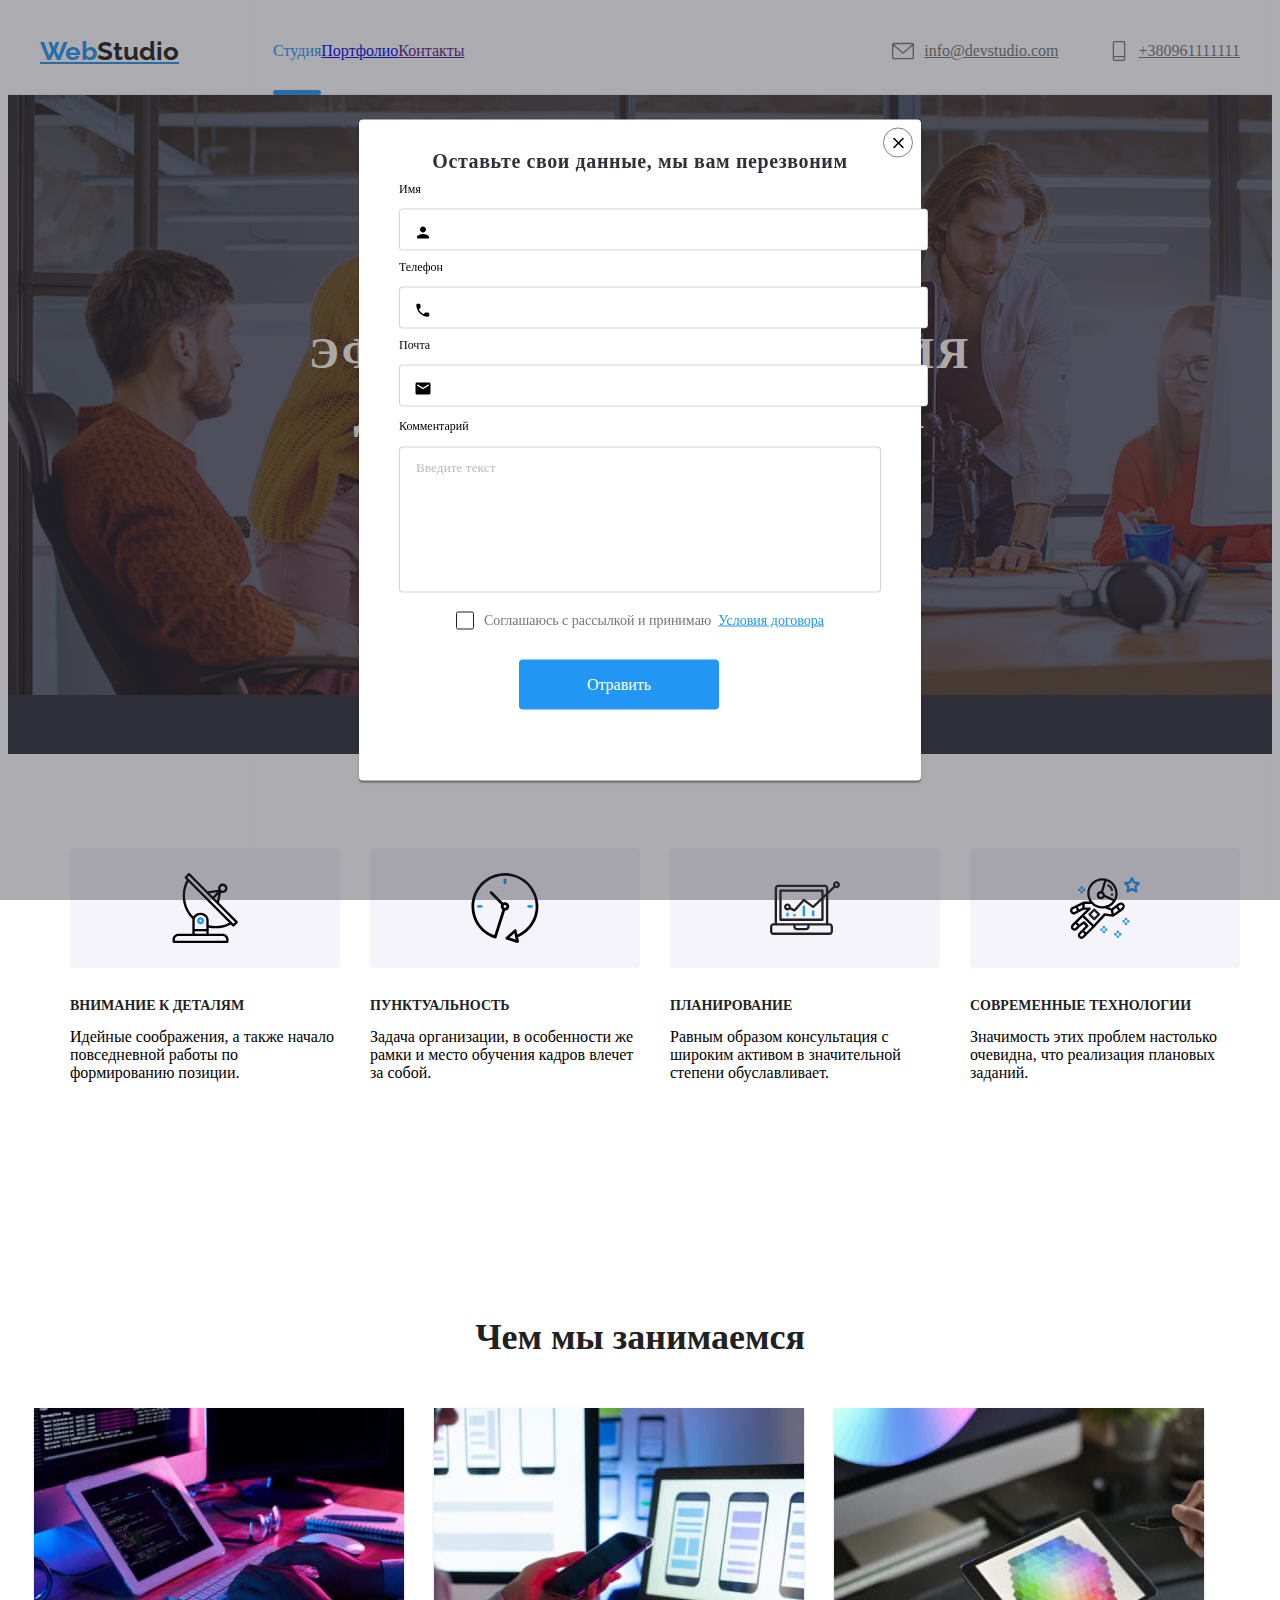
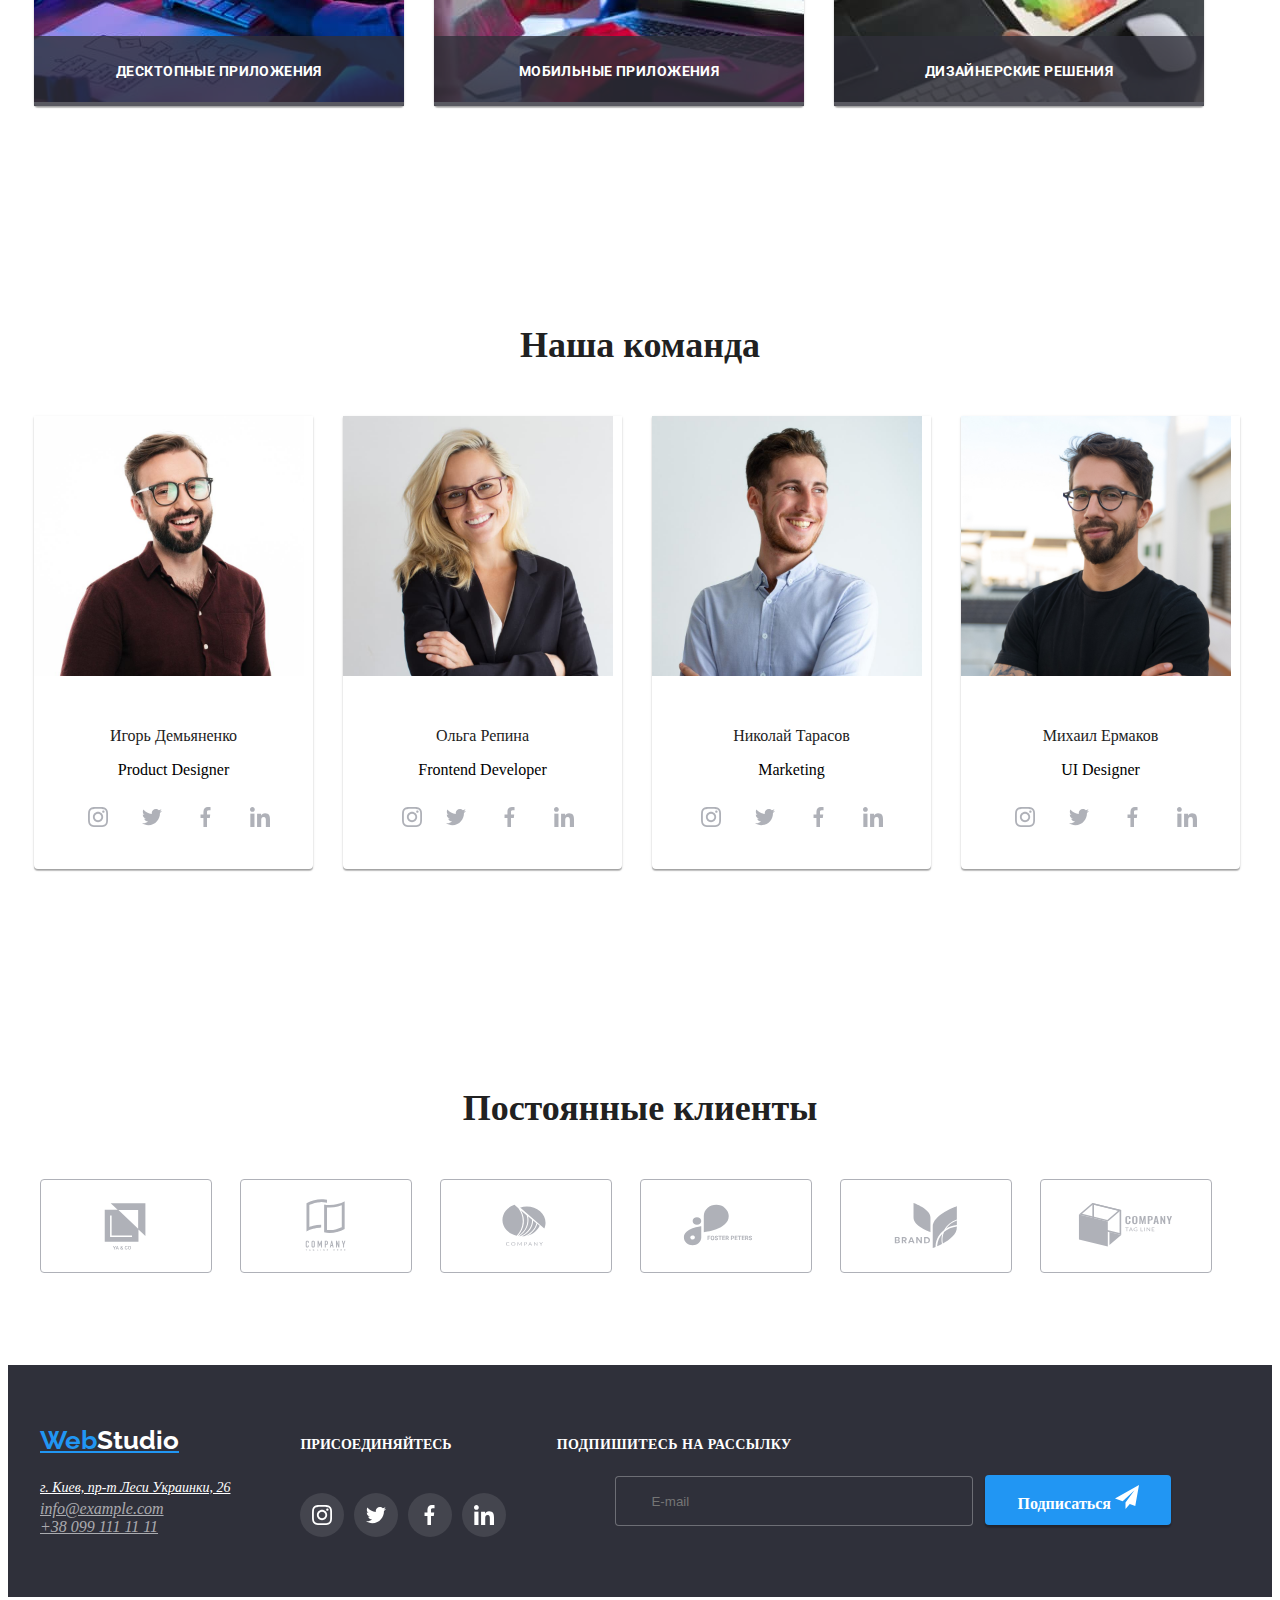
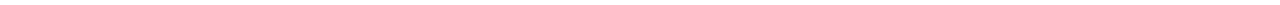
<file: index.html>
<!DOCTYPE html>
<html lang="ru">
  <head>
    <meta charset="UTF-8" />

    <link rel="preconnect" href="https://fonts.googleapis.com" />
    <title>Document</title>
    <link rel="preconnect" href="https://fonts.gstatic.com" crossorigin />
    <link
      href="https://fonts.googleapis.com/css2?family=Raleway:wght@700&family=Roboto:wght@400;500;700;900&display=swap"
      rel="stylesheet"
    />
    <link
      rel="stylesheet"
      href="https://cdnjs.cloudflare.com/ajax/libs/modern-normalize/1.1.0/modern-normalize.min.css"
      integrity="sha512-wpPYUAdjBVSE4KJnH1VR1HeZfpl1ub8YT/NKx4PuQ5NmX2tKuGu6U/JRp5y+Y8XG2tV+wKQpNHVUX03MfMFn9Q=="
      crossorigin="anonymous"
      referrerpolicy="no-referrer"
    />
    
    <link rel="stylesheet" href="./css/main.min.css"/>
  </head>

  <body>
    <header class="page-header">
      <div class="container header-container">
        <nav class="header-navigation link">
          <a href="/" class="logo link header-logo"> Web<span class="web">Studio</span> </a>
          <ul class="header-list list">
            <li class="header-item">
              <a class="link header-link current current-link" href="./index.html">Студия</a>
            </li>
            <li class="header-item">
              <a class="link header-link" href="./portfolio.html">Портфолио</a>
            </li>
            <li class="header-item">
              <a class="link header-link" href="">Контакты</a>
            </li>
          </ul>
        </nav>

        <ul class="list header-contact">
          <li class="header-mail-item">
            <a class="link header-mail-link" href="mailto:info@devstudio.com">
              <svg class="mail">
                <use href="./images/sprite.svg#icon-mail"></use></svg
              >info@devstudio.com</a
            >
          </li>

          <li class="header-tell-item">
            <a class="link header-tell-link" href="tel:+380961111111">
              <svg class="phone">
                <use href="./images/sprite.svg#icon-phone"></use></svg
              >+380961111111</a
            >
          </li>
        </ul>
      </div>
    </header>
    <main>
      <section class="hero-section">
        <div class="button-container">
          <h1 class="modal-window__hero-title">Эффективные решения для вашего бизнеса</h1>
          <button data-modal-open class="modal-window__hero-btn" type="button">Заказать услугу</button>
        </div>
      </section>

      <section class="section iconns-section">
        <div class="container">
          <ul class="picture">
            <li class="client-item">
              <div class="client-menu">
                <svg class="client-icon" width="70" height="70">
                  <use href="./images/picture-sprite.svg#icon-Group"></use>
                </svg>
              </div>

              <h3 class="about-title">Внимание к деталям</h3>
              <p class="about-text">Идейные соображения, а также начало повседневной работы по формированию позиции.</p>
            </li>

            <li class="client-item">
              <div class="client-menu">
                <svg class="client-icon" width="70" height="70">
                  <use href="./images/picture-sprite.svg#icon-clock"></use>
                </svg>
              </div>

              <h3 class="about-title">Пунктуальность</h3>
              <p class="about-text">
                Задача организации, в особенности же рамки и место обучения кадров влечет за собой.
              </p>
            </li>

            <li class="client-item">
              <div class="client-menu">
                <svg class="client-icon" width="70" height="70">
                  <use href="./images/picture-sprite.svg#icon-diagram"></use>
                </svg>
              </div>

              <h3 class="about-title">Планирование</h3>
              <p class="about-text">
                Равным образом консультация с широким активом в значительной степени обуславливает.
              </p>
            </li>

            <li class="client-item">
              <div class="client-menu">
                <svg class="client-icon" width="70" height="70">
                  <use href="./images/picture-sprite.svg#icon-astronaut"></use>
                </svg>
              </div>

              <h3 class="about-title">Современные технологии</h3>
              <p class="about-text">Значимость этих проблем настолько очевидна, что реализация плановых заданий.</p>
            </li>
          </ul>
        </div>
      </section>
      <section class="section work-section">
        <div class="container">
          <h2 class="work-section__title">Чем мы занимаемся</h2>

          <ul class="list flex-container work-section-list ">
            <li class="flex-item work-section__item">
              <img src="./images/image1.jpg" alt="работа с планшетом" width="370" />

              <div class="work__section-box">
                <h2 class="section__discription ">Десктопные приложения</h2>
              </div>
            </li>

            <li class="flex-item work-section__item">
              <img src="./images/image2.jpg" alt="работа с планшетом" width="370" />

              <div class="work__section-box">
                <h2 class="section__discription ">Мобильные приложения</h2>
              </div>
            </li>

            <li class="flex-item work-section__item">
              <img src="./images/image3.jpg" alt="работа с планшетом" width="370" />

              <div class="work__section-box">
                <h2 class="section__discription ">Дизайнерские Решения</h2>
              </div>
            </li>
          </ul>
        </div>
      </section>
      <section class="section work-section__team">
        <div class="container">
          <h2 class="work-section__title">Наша команда</h2>
          <ul class="list flex-container">
            <li class="flex-item work-section__item">
              <img class="team-img" src="./images/people1.jpg" alt="игорь демьяненко" width="270" />
              <div class="work-section__bottom ">
                <h3 class="work-section__person">Игорь Демьяненко</h3>
                <p class="work-section__team-text" lang="en">Product Designer</p>

                <ul class="work-section__social">
                  <li class="work-section__social-network">
                    <a href="#" class="social-link instagram" aria-label="instagram">
                      <svg class="icon" width="20" height="20">
                        <use href="./images/sprite.svg#icon-instagram"></use>
                      </svg>
                    </a>
                  </li>

                  <li class="work-section__social-network">
                    <a href="#" class="social-link twitter" aria-label="twitter">
                      <svg class="icon" width="20" height="20">
                        <use href="./images/sprite.svg#icon-twitter"></use>
                      </svg>
                    </a>
                  </li>

                  <li class="work-section__social-network">
                    <a href="#" class="social-link facebook" aria-label="facebook">
                      <svg class="icon" width="20" height="20">
                        <use href="./images/sprite.svg#icon-facebook"></use>
                      </svg>
                    </a>
                  </li>

                  <li class="work-section__social-network">
                    <a href="#" class="social-link linkedin" aria-label="linkedin">
                      <svg class="icon" width="20" height="20">
                        <use href="./images/sprite.svg#icon-linkidin"></use>
                      </svg>
                    </a>
                  </li>
                </ul>
              </div>
            </li>

            <li class="flex-item work-section__item">
              <img class="team-img" src="./images/people3.jpg" alt="Ольга Репина" width="270" />
              <div class="work-section__bottom ">
                <h3 class="work-section__person">Ольга Репина</h3>
                <p class="work-section__team-text" lang="en">Frontend Developer</p>

                <ul class="work-section__social">
                  <li class="work-section__social-network">
                    <a href="#" class="social-link instagram" aria-label="instagram">
                      <svg class="icon" width="20" height="20">
                        <use href="./images/sprite.svg#icon-instagram"></use>
                      </svg>
                    </a>
                  </li>
                  <li class="social-network">
                    <a href="#" class="social-link twitter" aria-label="twitter">
                      <svg class="icon" width="20" height="20">
                        <use href="./images/sprite.svg#icon-twitter"></use>
                      </svg>
                    </a>
                  </li>

                  <li class="work-section__social-network">
                    <a href="#" class="social-link facebook" aria-label="facebook">
                      <svg class="icon" width="20" height="20">
                        <use href="./images/sprite.svg#icon-facebook"></use>
                      </svg>
                    </a>
                  </li>

                  <li class="work-section__social-network">
                    <a href="#" class="social-link linkedin" aria-label="linkedin">
                      <svg class="icon" width="20" height="20">
                        <use href="./images/sprite.svg#icon-linkidin"></use>
                      </svg>
                    </a>
                  </li>
                </ul>
              </div>
            </li>

            <li class="flex-item work-section__item">
              <img class="team-img" src="./images/people2.jpg" alt="Николай Тарасов" width="270" />
              <div class="work-section__bottom ">
                <h3 class="work-section__person">Николай Тарасов</h3>
                <p class="work-section__team-text" lang="en">Marketing</p>

                <ul class="work-section__social">
                  <li class="social-network">
                    <a href="#" class="social-link instagram" aria-label="instagram">
                      <svg class="icon" width="20" height="20">
                        <use href="./images/sprite.svg#icon-instagram"></use>
                      </svg>
                    </a>
                  </li>
                  <li class="work-section__social-network">
                    <a href="#" class="social-link twitter" aria-label="twitter">
                      <svg class="icon" width="20" height="20">
                        <use href="./images/sprite.svg#icon-twitter"></use>
                      </svg>
                    </a>
                  </li>

                  <li class="work-section__social-network">
                    <a href="#" class="social-link facebook" aria-label="facebook">
                      <svg class="icon" width="20" height="20">
                        <use href="./images/sprite.svg#icon-facebook"></use>
                      </svg>
                    </a>
                  </li>

                  <li class="work-section__social-network">
                    <a href="#" class="social-link linkedin" aria-label="linkedin">
                      <svg class="icon" width="20" height="20">
                        <use href="./images/sprite.svg#icon-linkidin"></use>
                      </svg>
                    </a>
                  </li>
                </ul>
              </div>
            </li>
            <li class="flex-item work-section__item">
              <img class="team-img" src="./images/people4.jpg" alt="Михаил Ермаков" width="270" />
              <div class="work-section__bottom ">
                <h3 class="work-section__person">Михаил Ермаков</h3>
                <p class="work-section__team-text" lang="en">UI Designer</p>

                <ul class="work-section__social">
                  <li class="work-section__social-network">
                    <a href="#" class="social-link instagram" aria-label="instagram">
                      <svg class="icon" width="20" height="20">
                        <use href="./images/sprite.svg#icon-instagram"></use>
                      </svg>
                    </a>
                  </li>
                  <li class="work-section__social-network">
                    <a href="#" class="social-link twitter" aria-label="twitter">
                      <svg class="icon" width="20" height="20">
                        <use href="./images/sprite.svg#icon-twitter"></use>
                      </svg>
                    </a>
                  </li>

                  <li class="work-section__social-network">
                    <a href="#" class="social-link facebook" aria-label="facebook">
                      <svg class="icon" width="20" height="20">
                        <use href="./images/sprite.svg#icon-facebook"></use>
                      </svg>
                    </a>
                  </li>

                  <li class="work-section__social-network">
                    <a href="#" class="social-link linkedin" aria-label="linkedin">
                      <svg class="icon" width="20" height="20">
                        <use href="./images/sprite.svg#icon-linkidin"></use>
                      </svg>
                    </a>
                  </li>
                </ul>
              </div>
            </li>
          </ul>
        </div>
      </section>

      <section class="section">
        <div class="container">
          <h2 class="corporation__section-title-client">Постоянные клиенты</h2>
          <ul class="corporation__picture-company">
            <li class="icons__company-client-menu">
              <a href="#" class="client-item-menu">
                <svg class="client-icon-menu" width="106" height="60">
                  <use href="./images/logo-sprite.svg#icon-Logo-1"></use>
                </svg>
              </a>
            </li>
            <li class="icons__company-client-menu">
              <a href="#" class="client-item-menu">
                <svg class="client-icon-menu" width="106" height="60">
                  <use href="./images/logo-sprite.svg#icon-Logo-2"></use>
                </svg>
              </a>
            </li>
            <li class="icons__company-client-menu">
              <a href="#" class="client-item-menu">
                <svg class="client-icon-menu" width="106" height="60">
                  <use href="./images/logo-sprite.svg#icon-Logo-3"></use>
                </svg>
              </a>
            </li>
            <li class="icons__company-client-menu">
              <a href="#" class="client-item-menu">
                <svg class="client-icon-menu" width="106" height="60">
                  <use href="./images/logo-sprite.svg#icon-Logo-4"></use>
                </svg>
              </a>
            </li>
            <li class="icons__company-client-menu">
              <a href="#" class="client-item-menu">
                <svg class="client-icon-menu" width="106" height="60">
                  <use href="./images/logo-sprite.svg#icon-Logo-5"></use>
                </svg>
              </a>
            </li>

            <li class="icons__company-client-menu">
              <a href="#" class="client-item-menu">
                <svg class="client-icon-menu" width="106" height="60">
                  <use href="./images/logo-sprite.svg#icon-Logo-6"></use>
                </svg>
              </a>
            </li>
          </ul>
        </div>
      </section>
    </main>

    <footer class="footer">
      <div class="container footer-container">
        <div class="label__footer-logo-item">
          <a href="/" class="label__footer-logo logo link"> Web<span class="label__web-white">Studio</span> </a>

          <address class="navigation__address-item">
            <ul class="list navigation__address">
              <li class="navigation__address-item">
                <a
                  class="link navigation__footer-address-text"
                  href="https://www.google.com.ua/maps/place/%D0%B1%D1%83%D0%BB.+%D0%9B%D0%B5%D1%81%D0%B8+%D0%A3%D0%BA%D1%80%D0%B0%D0%B8%D0%BD%D0%BA%D0%B8,+2%D0%B0,+%D0%9A%D0%B8%D0%B5%D0%B2,+01001/@50.4380726,30.5230776,17z/data=!3m1!4b1!4m5!3m4!1s0x40d4cf01cf07e4e5:0x1105cfa09cf56e56!8m2!3d50.4380726!4d30.5252663?hl=ru"
                >
                  г. Киев, пр-т Леси Украинки, 26
                </a>
              </li>

              <li class="navigation__address-item">
                <a class="navigation__footer-contact-link link footer-mail" href="mailto:info@example.com"
                  >info@example.com</a
                >
              </li>
              <li class="navigation__address-item">
                <a class="link footer-tel-link" href="tel:+380991111111">+38 099 111 11 11</a>
              </li>
            </ul>
          </address>
        </div>

        <div class="footer-container-item">
          <h2 class="social-block__footer-social-item">ПРИСОЕДИНЯЙТЕСЬ</h2>

          <ul class="social-block__address-social-company">
            <li class="social-block__address-social-network">
              <a href="#" class="social-block__address-social-link address-instagram" aria-label="address-instagram">
                <svg class="social-block__address-icon" width="20" height="20">
                  <use href="./images/sprite.svg#icon-instagram"></use>
                </svg>
              </a>
            </li>
            <li class="social-block__address-social-network">
              <a href="#" class="social-block__address-social-link address-twitter" aria-label="address-twitter">
                <svg class="social-block__address-icon" width="20" height="20">
                  <use href="./images/sprite.svg#icon-twitter"></use>
                </svg>
              </a>
            </li>

            <li class="social-block__address-social-network">
              <a href="#" class="social-block__address-social-link address-facebook" aria-label="address-facebook">
                <svg class="social-block__address-icon" width="20" height="20">
                  <use href="./images/sprite.svg#icon-facebook"></use>
                </svg>
              </a>
            </li>

            <li class="social-block__address-social-network">
              <a href="#" class="social-block__address-social-link address-linkedin" aria-label="address-linkedin">
                <svg class="social-block__address-icon" width="20" height="20">
                  <use href="./images/sprite.svg#icon-linkidin"></use>
                </svg>
              </a>
            </li>
          </ul>
        </div>

        <div class="mail-modal__footer-form">
          <b class="mail-modal__footer-modal-headline"> ПОДПИШИТЕСЬ НА РАССЫЛКУ</b>
          
   
 
          <div class="mail-modal__footer-form-button">
            <input type="search" placeholder="E-mail" name="user-name" class="mail-modal__footer-form-input" required />

    
              <button type="submit" class="footer__modal-window__hero-btn">
                Подписаться

                <svg class="mail-modal__footer-icon">
                  <use href="./images/footer-icon.svg#icon-icon-send"></use>
                </svg>
              </button>
            
          </div>
        </div>
      </div>
      <div class="backdrop is-hidden" data-modal>
        <div class="modal-window__modal">
          <button type="button" class=" modal-window__button-close" data-modal-close>
             <svg class="modal-window__close-icon" width="11" height="11" >
            <use href="./images/icons/vector-close.svg#icon-Vector"></use>
          </svg>
          </button>
          <b class="modal-headline"> Оставьте свои данные, мы вам перезвоним</b>
          <form class="modal-window__modal-form"></form>
          <div class="madalka-window">
            <label class="modal-window__form-input-box">Имя</label>

            <div class="modalka-window__input">
              <input
                type="tel"
                name="user-name"
                class="modal-window__form-input"
                pattern="[0-9]{10}"
                title=" 050505050"
                required
              />

              <svg class="modal-window__form-input-icon" width="18" height="18">
                <use href="./images/modal-sprite.svg#icon-person-black-18dp-1"></use>
              </svg>
            </div>
          </div>

          <div class="madalka-window">
            <label class="modal-window__form-input-box">Телефон</label>

            <div class="modalka-window__input">
              <input
                type="tel"
                name="user-number"
                class="modal-window__form-input"
                pattern="[0-9]{10}"
                title=" 050505050"
                required
              />

              <svg class="modal-window__form-input-icon" width="18" height="18">
                <use href="./images/modal-sprite.svg#icon-phone-black-18dp-1"></use>
              </svg>
            </div>
          </div>
          <div class="madalka-window">
            <label class="modal-window__form-input-box">Почта </label>

            <div class="modalka-window__input">
              <input type="email" name="user-mail" class="modal-window__form-input" />

              <svg class="modal-window__form-input-icon" width="18" height="18">
                <use href="./images/modal-sprite.svg#icon-email-black-18dp-1"></use>
              </svg>
            </div>
          </div>
          <div class="madalka-window">
            <h2 class="modal__name">Комментарий</h2>
            <textarea name="user-msg" class="modal-window__form-message" placeholder="Введите текст"></textarea>
          </div>
          <div class="modalka-window__input">
            <input
              type="checkbox"
              class="modal-window__policy-checkbox visually-hidden"
              
              id="modal-window__policy-check"
            />
            <label class="modal-window__policy-box" for="modal-window__policy-check">
              Соглашаюсь с рассылкой и принимаю &nbsp;<a href="#">Условия договора</a>
            </label>
          </div>
          <button type="submit" class="modal-window__form-submit-btn">Отравить</button>
        </div>
      </div>
    </footer>
    <script src="./js/modal.js"></script>
  </body>
</html>
</file>
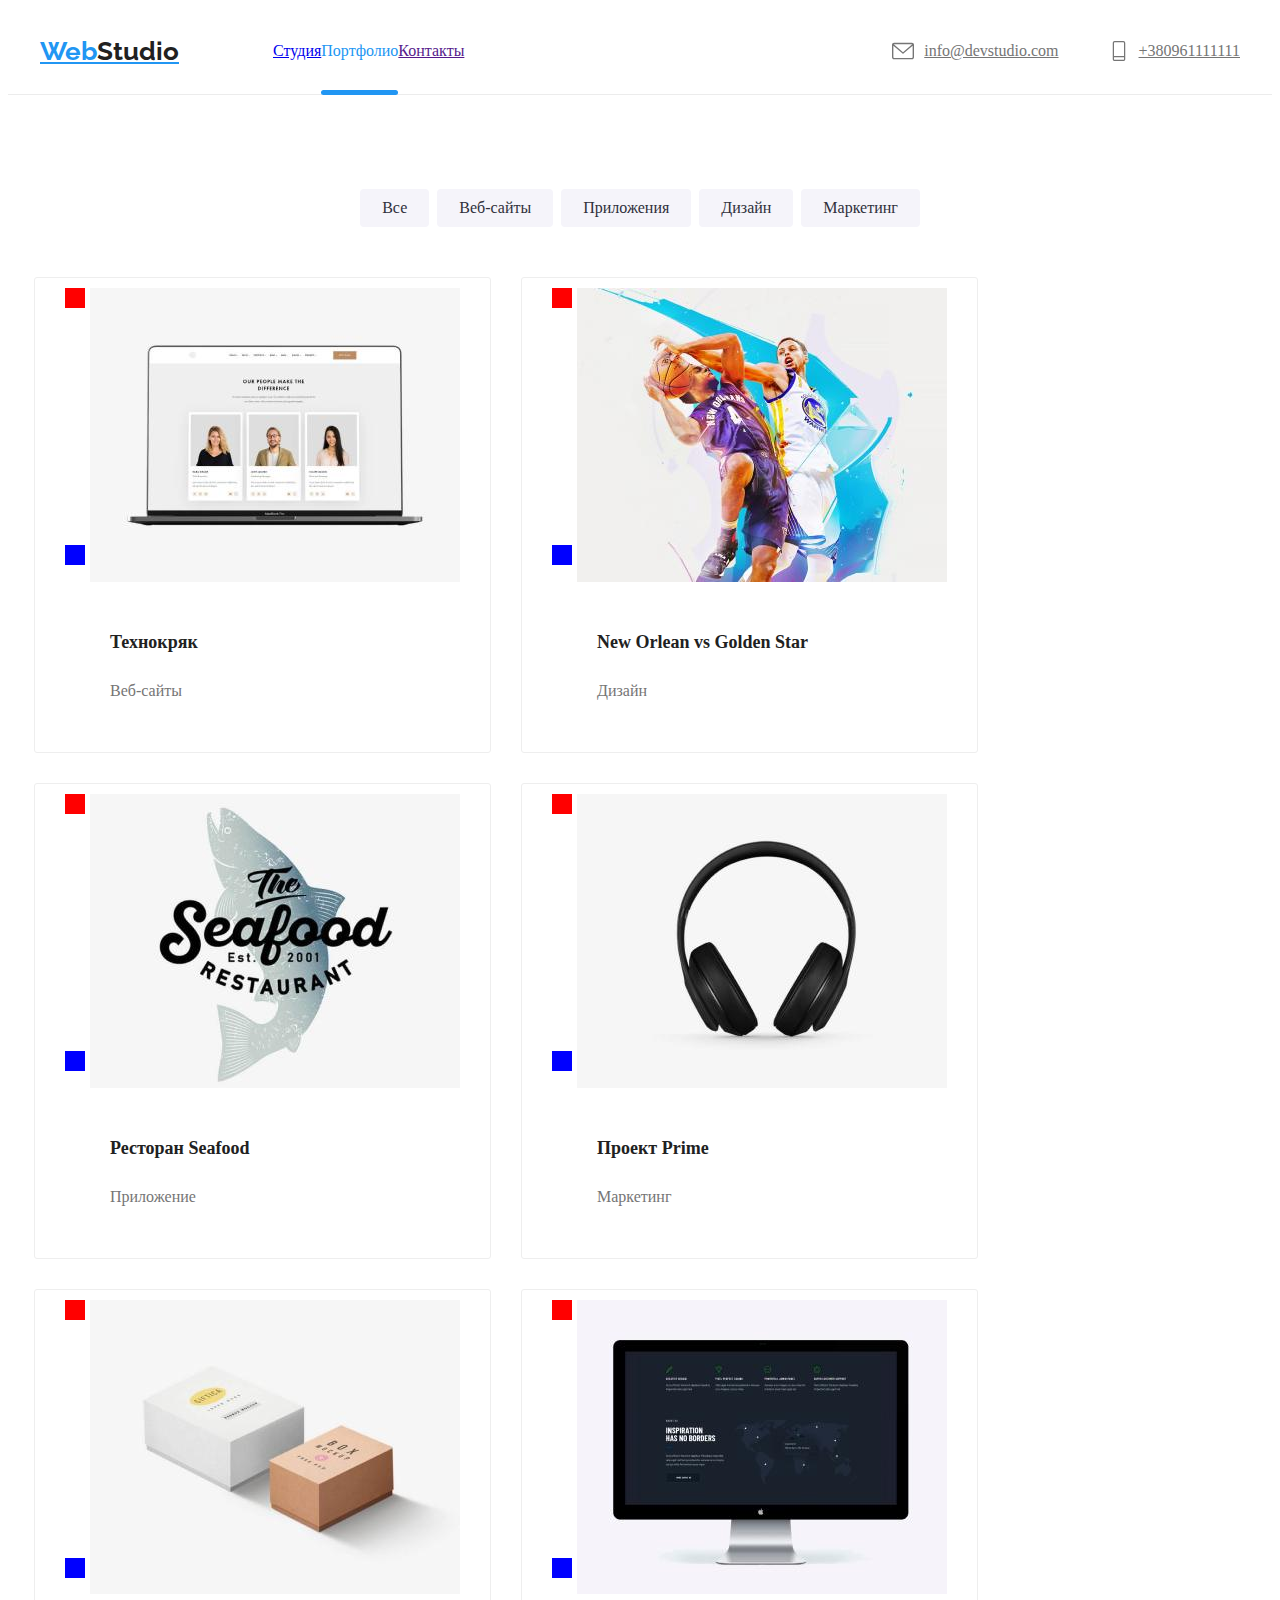
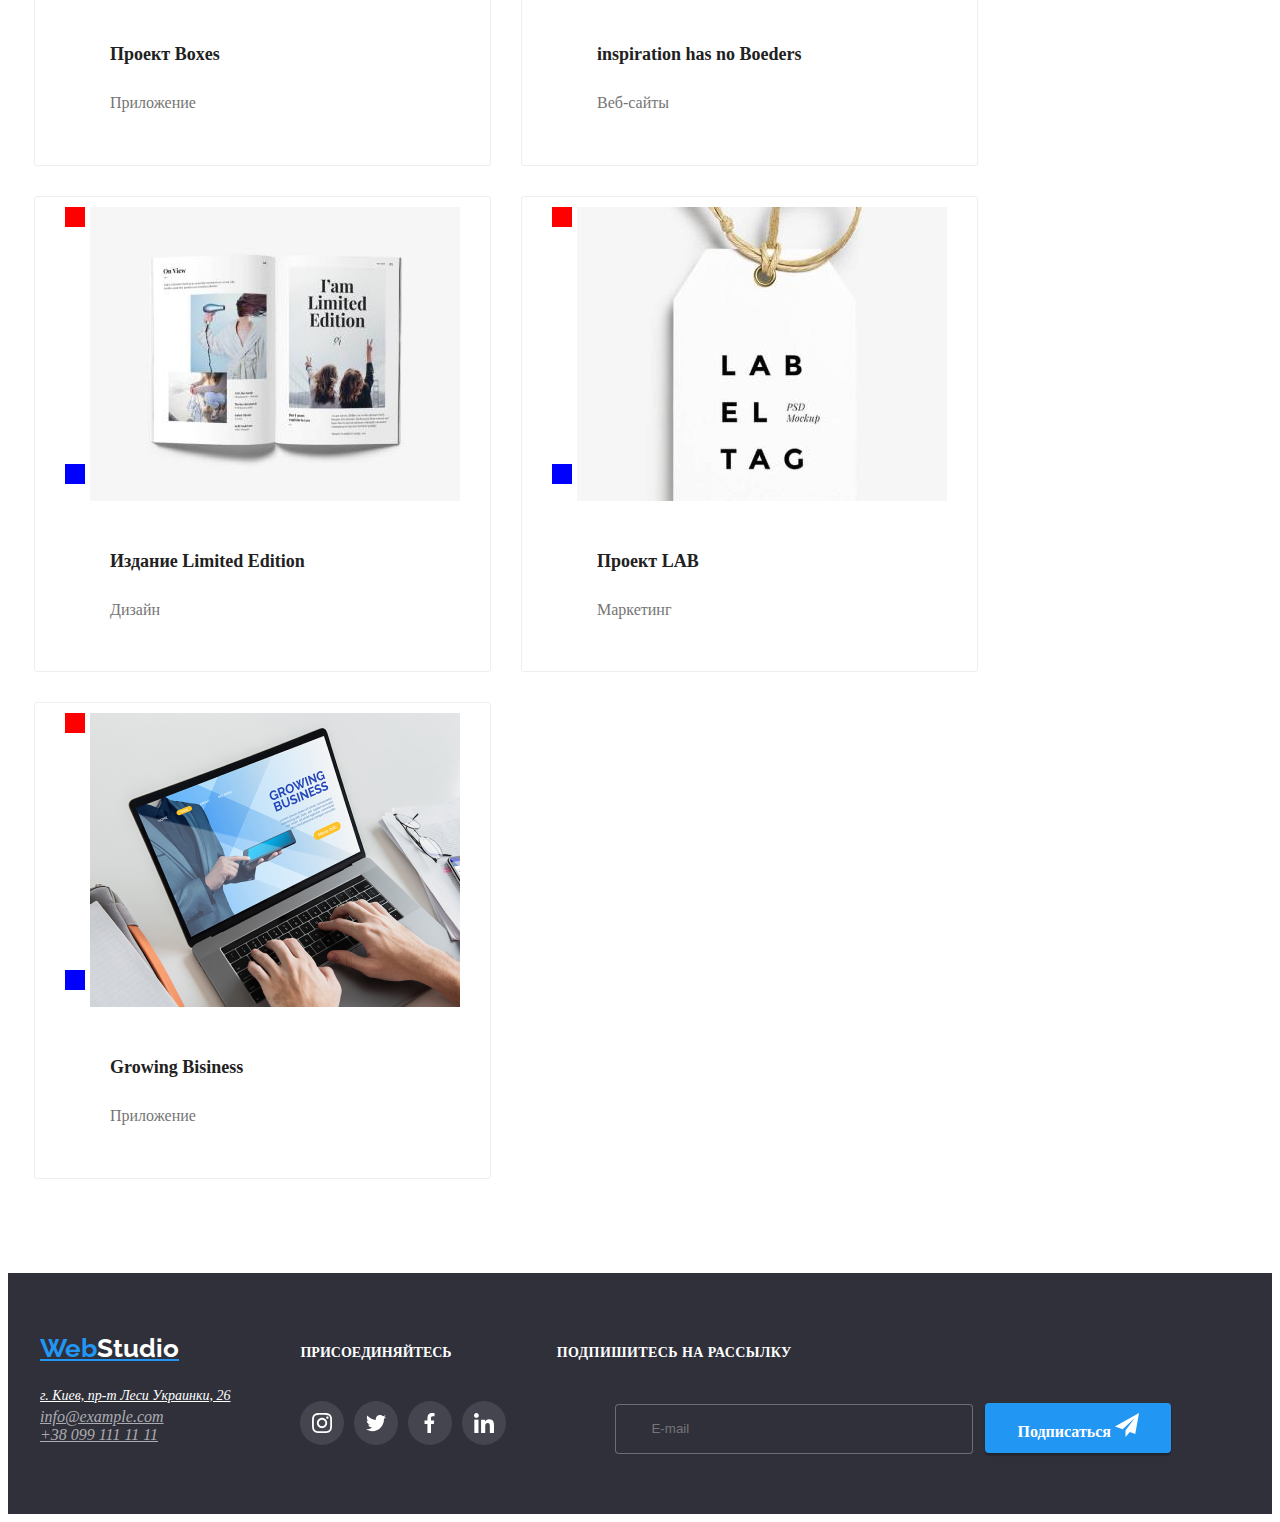
<file: portfolio.html>
<!DOCTYPE html>
<html lang="ru">
  <head>
    <meta charset="UTF-8" />
    <meta http-equiv="X-UA-Compatible" content="IE=edge" />
    <meta name="viewport" content="width=device-width, initial-scale=1.0" />
    <title>Document</title>
    <link rel="preconnect" href="https://fonts.googleapis.com" />
    <link rel="preconnect" href="https://fonts.gstatic.com" crossorigin />
    <link
      href="https://fonts.googleapis.com/css2?family=Raleway:wght@700&family=Roboto:wght@400;500;700;900&display=swap"
      rel="stylesheet"
    />
    <link
      rel="stylesheet"
      href="https://cdnjs.cloudflare.com/ajax/libs/modern-normalize/1.1.0/modern-normalize.min.css"
      integrity="sha512-wpPYUAdjBVSE4KJnH1VR1HeZfpl1ub8YT/NKx4PuQ5NmX2tKuGu6U/JRp5y+Y8XG2tV+wKQpNHVUX03MfMFn9Q=="
      crossorigin="anonymous"
      referrerpolicy="no-referrer"
    />
    
    <link rel="stylesheet" href="./css/main.css"/>
  </head>

  <body>
    <header class="page-header">
      <div class="container header-container">
        <nav class="header-navigation link">
          <a href="/" class="logo link header-logo"> Web<span class="web">Studio</span> </a>
          <ul class="header-list list">
            <li class="header-item">
              <a class="link header-link" href="./index.html">Студия</a>
            </li>
            <li class="header-item">
              <a class="link header-link current current-link" href="./portfolio.html">Портфолио</a>
            </li>
            <li class="header-item">
              <a class="link header-link" href="">Контакты</a>
            </li>
          </ul>
        </nav>

        <ul class="list header-contact">
          <li class="header-mail-item">
            <a class="link header-mail-link" href="mailto:info@devstudio.com">
              <svg class="mail">
                <use href="./images/sprite.svg#icon-mail"></use></svg
              >info@devstudio.com</a
            >
          </li>

          <li class="header-tell-item">
            <a class="link header-tell-link" href="tel:+380961111111">
              <svg class="phone">
                <use href="./images/sprite.svg#icon-phone"></use></svg
              >+380961111111</a
            >
          </li>
        </ul>
      </div>
    </header>
    <main>
      <section class="section">
        <div class="container">
          <ul class="list filter-list">
            <li class="filter-item">
              <button class="button-link" type="button">Все</button>
            </li>
            <li class="filter-item">
              <button class="button-link" type="button">Веб-сайты</button>
            </li>
            <li class="filter-item">
              <button class="button-link" type="button">Приложения</button>
            </li>
            <li class="filter-item">
              <button class="button-link" type="button">Дизайн</button>
            </li>
            <li class="filter-item">
              <button class="button-link" type="button">Маркетинг</button>
            </li>
          </ul>

          <ul class="list flex-container">
            <li class="flex-item cards-box__project-item">
              <a href="" class="cards-box__project-link">
                <div class="cards-box__project-item-bottom">
                  <img src="./images/notebookfront.jpg" alt="Ноутбук с изображением сайта " width="370" />
                  <p class="cards-box__overlay">
                    Технокряк это современная площадка распространения коронавируса. Компании используют эту платформу
                    для цифрового шпионажа и атак на защищённые сервера конкурентов.
                  </p>
                </div>
                <div class="cards-box__portfolio-overlay">
                  <h3 class="cards-box__project-title">Технокряк</h3>
                  <p class="cards-box__project-item-text">Веб-сайты</p>
                </div>
              </a>
            </li>

            <li class="flex-item cards-box__project-item">
              <a href="" class="cards-box__project-link">
                <div class="cards-box__project-item-bottom">
                  <img src="./images/sport.jpg" alt="Баскетболбный матч" width="370" />
                  <p class="cards-box__overlay">
                    Технокряк это современная площадка распространения коронавируса. Компании используют эту платформу
                    для цифрового шпионажа и атак на защищённые сервера конкурентов.
                  </p>
                </div>
                <div class="cards-box__portfolio-overlay">
                  <h3 class="cards-box__project-title">New Orlean vs Golden Star</h3>
                  <p class="cards-box__project-item-text">Дизайн</p>
                </div>
              </a>
            </li>
            <li class="flex-item cards-box__project-item">
              <a href="" class="cards-box__project-link">
                <div class="cards-box__project-item-bottom">
                  <img src="./images/fish.jpg" alt="Новый ресторан " width="370" />
                  <p class="cards-box__overlay">
                    Технокряк это современная площадка распространения коронавируса. Компании используют эту платформу
                    для цифрового шпионажа и атак на защищённые сервера конкурентов.
                  </p>
                </div>
                <div class="cards-box__portfolio-overlay">
                  <h3 class="cards-box__project-title">Ресторан Seafood</h3>
                  <p class="cards-box__project-item-text">Приложение</p>
                </div>
              </a>
            </li>

            <li class="flex-item cards-box__project-item">
              <a href="" class="cards-box__project-link">
                <div class="cards-box__project-item-bottom">
                  <img src="./images/headphones.jpg" alt="Изображение наушников" width="370" />
                  <p class="cards-box__overlay">
                    Технокряк это современная площадка распространения коронавируса. Компании используют эту платформу
                    для цифрового шпионажа и атак на защищённые сервера конкурентов.
                  </p>
                </div>
                <div class="cards-box__portfolio-overlay">
                  <h3 class="cards-box__project-title">Проект Prime</h3>
                  <p class="cards-box__project-item-text">Маркетинг</p>
                </div>
              </a>
            </li>

            <li class="flex-item cards-box__project-item">
              <a href="" class="cards-box__project-link">
                <div class="cards-box__project-item-bottom">
                  <img src="./images/box.jpg" alt="Изображение коробок " width="370" />
                  <p class="cards-box__overlay">
                    Технокряк это современная площадка распространения коронавируса. Компании используют эту платформу
                    для цифрового шпионажа и атак на защищённые сервера конкурентов.
                  </p>
                </div>
                <div class="cards-box__portfolio-overlay">
                  <h3 class="cards-box__project-title">Проект Boxes</h3>
                  <p class="cards-box__project-item-text">Приложение</p>
                </div>
              </a>
            </li>
            <li class="flex-item cards-box__project-item">
              <a href="" class="cards-box__project-link">
                <div class="cards-box__project-item-bottom">
                  <img src="./images/monitor.jpg" alt="Изоброжение монитора" width="370" />
                  <p class="cards-box__overlay">
                    Технокряк это современная площадка распространения коронавируса. Компании используют эту платформу
                    для цифрового шпионажа и атак на защищённые сервера конкурентов.
                  </p>
                </div>
                <div class="cards-box__portfolio-overlay">
                  <h3 class="cards-box__project-title">inspiration has no Boeders</h3>
                  <p class="cards-box__project-item-text">Веб-сайты</p>
                </div>
              </a>
            </li>

            <li class="flex-item cards-box__project-item">
              <a href="" class="cards-box__project-link">
                <div class="cards-box__project-item-bottom">
                  <img src="./images/magazine.jpg" alt="Журнал" width="370" />
                  <p class="cards-box__overlay">
                    Технокряк это современная площадка распространения коронавируса. Компании используют эту платформу
                    для цифрового шпионажа и атак на защищённые сервера конкурентов.
                  </p>
                </div>
                <div class="cards-box__portfolio-overlay">
                  <h3 class="cards-box__project-title">Издание Limited Edition</h3>
                  <p class="cards-box__project-item-text">Дизайн</p>
                </div>
              </a>
            </li>

            <li class="flex-item cards-box__project-item">
              <a href="" class="cards-box__project-link">
                <div class="cards-box__project-item-bottom">
                  <img src="./images/price.jpg" alt="Ценник" width="370" />
                  <p class="cards-box__overlay">
                    Технокряк это современная площадка распространения коронавируса. Компании используют эту платформу
                    для цифрового шпионажа и атак на защищённые сервера конкурентов.
                  </p>
                </div>
                <div class="cards-box__portfolio-overlay">
                  <h3 class="cards-box__project-title">Проект LAB</h3>
                  <p class="cards-box__project-item-text">Маркетинг</p>
                </div>
              </a>
            </li>
            <li class="flex-item cards-box__project-item">
              <a href="" class="cards-box__project-link">
                <div class="cards-box__project-item-bottom">
                  <img src="./images/notebook.png" alt="Работа за ноутбуком  " width="370" />
                  <p class="cards-box__overlay">
                    Технокряк это современная площадка распространения коронавируса. Компании используют эту платформу
                    для цифрового шпионажа и атак на защищённые сервера конкурентов.
                  </p>
                </div>
                <div class="cards-box__portfolio-overlay">
                  <h3 class="cards-box__project-title">Growing Bisiness</h3>
                  <p class="cards-box__project-item-text">Приложение</p>
                </div>
              </a>
            </li>
          </ul>
        </div>
      </section>
    </main>
    <footer class="footer">
      <div class="container footer-container">
        <div class="label__footer-logo-item">
          <a href="/" class="label__footer-logo logo link"> Web<span class="label__web-white">Studio</span> </a>

          <address class="navigation__address-item">
            <ul class="list navigation__address">
              <li class="navigation__address-item">
                <a
                  class="link navigation__footer-address-text"
                  href="https://www.google.com.ua/maps/place/%D0%B1%D1%83%D0%BB.+%D0%9B%D0%B5%D1%81%D0%B8+%D0%A3%D0%BA%D1%80%D0%B0%D0%B8%D0%BD%D0%BA%D0%B8,+2%D0%B0,+%D0%9A%D0%B8%D0%B5%D0%B2,+01001/@50.4380726,30.5230776,17z/data=!3m1!4b1!4m5!3m4!1s0x40d4cf01cf07e4e5:0x1105cfa09cf56e56!8m2!3d50.4380726!4d30.5252663?hl=ru"
                >
                  г. Киев, пр-т Леси Украинки, 26
                </a>
              </li>

              <li class="navigation__address-item">
                <a class="navigation__footer-contact-link link footer-mail" href="mailto:info@example.com"
                  >info@example.com</a
                >
              </li>
              <li class="navigation__address-item">
                <a class="link footer-tel-link" href="tel:+380991111111">+38 099 111 11 11</a>
              </li>
            </ul>
          </address>
        </div>

        <div class="footer-container-item">
          <h2 class="social-block__footer-social-item">ПРИСОЕДИНЯЙТЕСЬ</h2>

          <ul class="social-block__address-social-company">
            <li class="social-block__address-social-network">
              <a href="#" class="social-block__address-social-link address-instagram" aria-label="address-instagram">
                <svg class="social-block__address-icon" width="20" height="20">
                  <use href="./images/sprite.svg#icon-instagram"></use>
                </svg>
              </a>
            </li>
            <li class="social-block__address-social-network">
              <a href="#" class="social-block__address-social-link address-twitter" aria-label="address-twitter">
                <svg class="social-block__address-icon" width="20" height="20">
                  <use href="./images/sprite.svg#icon-twitter"></use>
                </svg>
              </a>
            </li>

            <li class="social-block__address-social-network">
              <a href="#" class="social-block__address-social-link address-facebook" aria-label="address-facebook">
                <svg class="social-block__address-icon" width="20" height="20">
                  <use href="./images/sprite.svg#icon-facebook"></use>
                </svg>
              </a>
            </li>

            <li class="social-block__address-social-network">
              <a href="#" class="social-block__address-social-link address-linkedin" aria-label="address-linkedin">
                <svg class="social-block__address-icon" width="20" height="20">
                  <use href="./images/sprite.svg#icon-linkidin"></use>
                </svg>
              </a>
            </li>
          </ul>
        </div>

        <div class="mail-modal__footer-form">
          <b class="mail-modal__footer-modal-headline"> ПОДПИШИТЕСЬ НА РАССЫЛКУ</b>
          <form class="mail-modal__footer-modal-form"></form>
          <label class="mail-modal__footer-form-input-box"> </label>

          <div class="mail-modal__footer-form-button">
            <input type="search" placeholder="E-mail" name="user-name" class="mail-modal__footer-form-input" required />

            <div class="footer__form-button">
              <button type="submit" class="footer__modal-window__hero-btn">
                Подписаться

                <svg class="mail-modal__footer-icon">
                  <use href="./images/footer-icon.svg#icon-icon-send"></use>
                </svg>
              </button>
            </div>
          </div>
        </div>
      </div>
    </footer>
    <script src="./js/modal.js"></script>
  </body>
</html>
</file>
<file: css/main.css>
.button-container {
  width: 696px;
  margin: 0 auto;
  padding-right: 15px;
  padding-left: 15px;
}

.container {
  width: 1200px;
  margin: 0 auto;
  padding-right: 15px;
  padding-left: 15px;
}

ul {
  margin: 0;
  padding: 0;
  list-style: none;
}

.icons-section {
  padding-top: 60px;
}

.picture {
  display: -webkit-box;
  display: -ms-flexbox;
  display: flex;
  margin-left: auto;
  margin-right: auto;
}

.client-menu {
  display: -webkit-box;
  display: -ms-flexbox;
  display: flex;
  -webkit-box-pack: center;
      -ms-flex-pack: center;
          justify-content: center;
  -webkit-box-align: center;
      -ms-flex-align: center;
          align-items: center;
  color: var(--accent-color);
  border: 1px solid var(--primary-text-color);
  border-radius: 4px;
  width: 270px;
  height: 120px;
  background-color: var(--pictures-color);
  border: none;
}

.icons__company-client-menu {
  -webkit-box-align: center;
      -ms-flex-align: center;
          align-items: center;
  width: 170px;
  height: 92px;
  margin-left: 30px;
}

.corporation__picture-company {
  display: -webkit-box;
  display: -ms-flexbox;
  display: flex;
  margin-left: -30px;
}

.client-item-menu {
  display: -webkit-box;
  display: -ms-flexbox;
  display: flex;
  -webkit-box-pack: center;
      -ms-flex-pack: center;
          justify-content: center;
  -webkit-box-align: center;
      -ms-flex-align: center;
          align-items: center;
  fill: var(--company-boarder);
  width: 100%;
  height: 100%;
  border: 1px solid var(--company-boarder);
  border-radius: 4px;
  -webkit-transition-property: border-color, fill;
  transition-property: border-color, fill;
  -webkit-transition-duration: 250ms;
          transition-duration: 250ms;
  -webkit-transition-timing-function: cubic-bezier(0.4, 0, 0.2, 1);
          transition-timing-function: cubic-bezier(0.4, 0, 0.2, 1);
}
.client-item-menu:hover {
  border-color: var(--accent-color);
  fill: var(--accent-color);
}
.client-item-menu:focus {
  fill: var(--accent-color);
}

.client-item {
  margin-left: 30px;
}

.client-item:last-child {
  margin-right: 0;
}

.phone {
  width: 20px;
  height: 20px;
  margin-right: 10px;
  display: -webkit-box;
  display: -ms-flexbox;
  display: flex;
  -webkit-box-align: center;
      -ms-flex-align: center;
          align-items: center;
  fill: currentColor;
}
.phone:hover,
.phone .focus {
  fill: var(--accent-color);
}

.work-section__social {
  display: -webkit-box;
  display: -ms-flexbox;
  display: flex;
  -webkit-box-pack: center;
      -ms-flex-pack: center;
          justify-content: center;
}

.social-company {
  margin-bottom: 30px;
  display: -webkit-box;
  display: -ms-flexbox;
  display: flex;
  -webkit-box-align: center;
      -ms-flex-align: center;
          align-items: center;
  -webkit-box-pack: center;
      -ms-flex-pack: center;
          justify-content: center;
}

.work-section__social-network {
  -webkit-box-pack: center;
      -ms-flex-pack: center;
          justify-content: center;
}

.social-link {
  display: block;
  width: 44px;
  height: 44px;
  border-radius: 50%;
  background-color: var(--primary-title-color);
  -webkit-transition-property: fill, background-color;
  transition-property: fill, background-color;
  -webkit-transition-duration: 250ms;
          transition-duration: 250ms;
  -webkit-transition-timing-function: cubic-bezier(0.4, 0, 0.2, 1);
          transition-timing-function: cubic-bezier(0.4, 0, 0.2, 1);
}
.social-link .social-link:focus {
  background-color: var(--accent-color);
  fill: var(--baground-colour-bottom);
}
.social-link .social-link:focus .social-link:hover,
.social-link .social-link:focus .social-link:focus {
  background-color: var(--accent-color);
}
.social-link .social-link:focus .social-link:hover .icon {
  color: var(--pictures-color);
  fill: var(--primary-title-color);
}
.social-link .social-link:focus .social-link:focus .icon {
  fill: var(--primary-title-color);
}

.instagram,
.twitter,
.facebook,
.linkedin {
  display: -webkit-box;
  display: -ms-flexbox;
  display: flex;
  -webkit-box-pack: center;
      -ms-flex-pack: center;
          justify-content: center;
  -webkit-box-align: center;
      -ms-flex-align: center;
          align-items: center;
}

.icon {
  fill: var(--company-boarder);
}

.project-item {
  -ms-flex-preferred-size: calc(33.3333333333% - 30px);
      flex-basis: calc(33.3333333333% - 30px);
}

.portfolio-wrap {
  position: relative;
}

.about-item {
  -ms-flex-preferred-size: calc(25% - 30px);
      flex-basis: calc(25% - 30px);
}

.work-section {
  padding-top: 0;
}

.logo {
  display: -webkit-box;
  display: -ms-flexbox;
  display: flex;
  -webkit-box-align: center;
      -ms-flex-align: center;
          align-items: center;
  font-family: Raleway;
  font-weight: 700;
  font-size: 26px;
  color: var(--accent-color);
}

.visually-hidden {
  position: absolute;
  width: 1px;
  height: 1px;
  height: -1px;
  margin: -1px;
  border: 0;
  padding: 0;
  white-space: nowrap;
  -webkit-clip-path: nowrap;
          clip-path: nowrap;
  -webkit-clip-path: inset(100%);
          clip-path: inset(100%);
  clip: rect(0 0 0 0);
  overflow: hidden;
}

.hero-btn {
  padding: 10px 32px;
  font-family: inherit;
  background-color: var(--accent-color);
  color: var(--primary-title-color);
  cursor: pointer;
  border: none;
  font-size: 16px;
  line-height: 1.87;
  -webkit-box-shadow: 0px 3px 1px rgba(0, 0, 0, 0.1), 0px 1px 2px rgba(0, 0, 0, 0.08), 0px 2px 2px rgba(0, 0, 0, 0.12);
          box-shadow: 0px 3px 1px rgba(0, 0, 0, 0.1), 0px 1px 2px rgba(0, 0, 0, 0.08), 0px 2px 2px rgba(0, 0, 0, 0.12);
  border-radius: 4px;
}
.hero-btn:hover {
  background-color: var(--baground-colour-bott);
}
.hero-btn:focus {
  background-color: var(--baground-colour-bott);
}

.modal-window__close-icon {
  display: -webkit-box;
  display: -ms-flexbox;
  display: flex;
  fill: black;
  -webkit-box-pack: center;
      -ms-flex-pack: center;
          justify-content: center;
  -webkit-box-align: center;
      -ms-flex-align: center;
          align-items: center;
}

.modal-window__hero-btn {
  padding: 10px 32px;
  font-family: inherit;
  background-color: var(--accent-color);
  color: var(--primary-title-color);
  cursor: pointer;
  border: none;
  font-size: 16px;
  line-height: 1.87;
  -webkit-box-shadow: 0px 3px 1px rgba(0, 0, 0, 0.1), 0px 1px 2px rgba(0, 0, 0, 0.08), 0px 2px 2px rgba(0, 0, 0, 0.12);
  box-shadow: 0px 3px 1px rgba(0, 0, 0, 0.1), 0px 1px 2px rgba(0, 0, 0, 0.08), 0px 2px 2px rgba(0, 0, 0, 0.12);
  border-radius: 4px;
  -webkit-transition-duration: 250ms;
          transition-duration: 250ms;
  cursor: pointer;
  font-weight: 700;
  margin-top: 30px;
}
.modal-window__hero-btn:hover,
.modal-window__hero-btn .focus {
  background-color: var(--baground-colour-bott);
}

footer__modal-window__hero-btn {
  padding: 10px 32px;
  font-family: inherit;
  background-color: var(--accent-color);
  color: var(--primary-title-color);
  cursor: pointer;
  border: none;
  font-size: 16px;
  line-height: 1.87;
  -webkit-box-shadow: 0px 3px 1px rgba(0, 0, 0, 0.1), 0px 1px 2px rgba(0, 0, 0, 0.08), 0px 2px 2px rgba(0, 0, 0, 0.12);
  box-shadow: 0px 3px 1px rgba(0, 0, 0, 0.1), 0px 1px 2px rgba(0, 0, 0, 0.08), 0px 2px 2px rgba(0, 0, 0, 0.12);
  border-radius: 4px;
  -webkit-transition-duration: 250ms;
          transition-duration: 250ms;
  cursor: pointer;
  font-weight: 700;
  margin-left: 12px;
  translate: 0px 3px;
  height: 50px;
}
footer__modal-window__hero-btn:hover,
footer__modal-window__hero-btn .focus {
  background-color: var(--baground-colour-bott);
}

.hero-btn {
  padding: 10px 32px;
  font-family: inherit;
  background-color: var(--accent-color);
  color: var(--primary-title-color);
  cursor: pointer;
  border: none;
  font-size: 16px;
  line-height: 1.87;
  -webkit-box-shadow: 0px 3px 1px rgba(0, 0, 0, 0.1), 0px 1px 2px rgba(0, 0, 0, 0.08), 0px 2px 2px rgba(0, 0, 0, 0.12);
          box-shadow: 0px 3px 1px rgba(0, 0, 0, 0.1), 0px 1px 2px rgba(0, 0, 0, 0.08), 0px 2px 2px rgba(0, 0, 0, 0.12);
  border-radius: 4px;
}
.hero-btn:hover {
  background-color: var(--baground-colour-bott);
}
.hero-btn:focus {
  background-color: var(--baground-colour-bott);
}

.modal-window__hero-btn {
  padding: 10px 32px;
  font-family: inherit;
  background-color: var(--accent-color);
  color: var(--primary-title-color);
  cursor: pointer;
  border: none;
  font-size: 16px;
  line-height: 1.87;
  -webkit-box-shadow: 0px 3px 1px rgba(0, 0, 0, 0.1), 0px 1px 2px rgba(0, 0, 0, 0.08), 0px 2px 2px rgba(0, 0, 0, 0.12);
  box-shadow: 0px 3px 1px rgba(0, 0, 0, 0.1), 0px 1px 2px rgba(0, 0, 0, 0.08), 0px 2px 2px rgba(0, 0, 0, 0.12);
  border-radius: 4px;
  -webkit-transition-duration: 250ms;
          transition-duration: 250ms;
  cursor: pointer;
  font-weight: 700;
  margin-top: 30px;
}
.modal-window__hero-btn:hover,
.modal-window__hero-btn .focus {
  background-color: var(--baground-colour-bott);
}

.footer__modal-window__hero-btn {
  padding: 10px 32px;
  font-family: inherit;
  background-color: var(--accent-color);
  color: var(--primary-title-color);
  cursor: pointer;
  border: none;
  font-size: 16px;
  line-height: 1.87;
  -webkit-box-shadow: 0px 3px 1px rgba(0, 0, 0, 0.1), 0px 1px 2px rgba(0, 0, 0, 0.08), 0px 2px 2px rgba(0, 0, 0, 0.12);
  box-shadow: 0px 3px 1px rgba(0, 0, 0, 0.1), 0px 1px 2px rgba(0, 0, 0, 0.08), 0px 2px 2px rgba(0, 0, 0, 0.12);
  border-radius: 4px;
  -webkit-transition-duration: 250ms;
          transition-duration: 250ms;
  cursor: pointer;
  font-weight: 700;
  margin-left: 12px;
  translate: 0px 3px;
}
.footer__modal-window__hero-btn:hover,
.footer__modal-window__hero-btn .focus {
  background-color: var(--baground-colour-bott);
}

.page-header {
  border-bottom: 1px solid var(--border-color);
}

.header-container {
  display: -webkit-box;
  display: -ms-flexbox;
  display: flex;
  -webkit-box-align: center;
      -ms-flex-align: center;
          align-items: center;
}

.header-logo {
  margin-right: 94px;
  padding-top: 24px;
  padding-bottom: 24px;
}

.header-link {
  display: block;
  padding-top: 32px;
  padding-bottom: 32px;
  position: relative;
  -webkit-transition-property: color;
  transition-property: color;
  -webkit-transition-duration: 250ms;
          transition-duration: 250ms;
  -webkit-transition-timing-function: cubic-bezier(0.4, 0, 0.2, 1);
          transition-timing-function: cubic-bezier(0.4, 0, 0.2, 1);
}
.header-link::after, .header-link.focus {
  content: "";
  position: absolute;
  left: 0;
  bottom: 0;
  display: block;
  width: 100%;
  height: 5px;
  opacity: 0;
}
.header-link:hover::after, .header-link:focus::after {
  opacity: 1;
}
.header-link:focus {
  color: var(--accent-color);
}
.header-link:hover {
  color: var(--accent-color);
}

.header-link-contact {
  padding-top: 32px;
  padding-bottom: 32px;
}

.current::after {
  content: "";
  left: 0;
  bottom: -3px;
  display: block;
  border-radius: 4px;
  width: 100%;
  height: 5px;
  background-color: var(--accent-color);
  opacity: 1;
  -webkit-transition: opacity 250ms cubic-bezier(0.17, 0.67, 0.83, 0.67);
  transition: opacity 250ms cubic-bezier(0.17, 0.67, 0.83, 0.67);
}

.header-portfolio-link::after,
.header-portfolio-link:focus {
  content: "";
  position: absolute;
  left: 0;
  bottom: 0;
  display: block;
  width: 100%;
  height: 5px;
  background-color: var(--accent-color);
  opacity: 0;
  -webkit-transition: opacity 250ms cubic-bezier(0.17, 0.67, 0.83, 0.67);
  transition: opacity 250ms cubic-bezier(0.17, 0.67, 0.83, 0.67);
}
.header-portfolio-link::after .header-portfolio-link:hover::after,
.header-portfolio-link::after .header-portfolio-link:focus::after,
.header-portfolio-link:focus .header-portfolio-link:hover::after,
.header-portfolio-link:focus .header-portfolio-link:focus::after {
  opacity: 1;
}
.header-portfolio-link::after .header-portfolio-link:focus,
.header-portfolio-link:focus .header-portfolio-link:focus {
  color: var(--accent-color);
}

.header-navigation {
  display: -webkit-box;
  display: -ms-flexbox;
  display: flex;
}

.header-tell-item {
  display: -webkit-box;
  display: -ms-flexbox;
  display: flex;
  -webkit-box-align: center;
      -ms-flex-align: center;
          align-items: center;
}

.web {
  color: var(--heder-text-color);
}

.button-link {
  font-family: inherit;
  font-weight: 500;
  line-height: 1.6;
  font-size: 16px;
  color: var(--baground-colour);
  border: none;
  background-color: var(--baground-colour-bottom);
  cursor: pointer;
  padding: 6px 22px;
  border-radius: 4px;
  -webkit-transition-property: color, background-color, -webkit-box-shadow;
  transition-property: color, background-color, -webkit-box-shadow;
  transition-property: color, background-color, box-shadow;
  transition-property: color, background-color, box-shadow, -webkit-box-shadow;
  -webkit-transition-duration: 250ms;
          transition-duration: 250ms;
  -webkit-transition-timing-function: cubic-bezier(0.4, 0, 0.2, 1);
          transition-timing-function: cubic-bezier(0.4, 0, 0.2, 1);
}
.button-link:hover, .button-link:focus {
  color: var(--baground-colour-bottom);
  background-color: var(--accent-color);
  -webkit-box-shadow: 0px 3px 1px rgba(0, 0, 0, 0.1), 0px 1px 2px rgba(0, 0, 0, 0.08), 0px 2px 2px rgba(0, 0, 0, 0.12);
          box-shadow: 0px 3px 1px rgba(0, 0, 0, 0.1), 0px 1px 2px rgba(0, 0, 0, 0.08), 0px 2px 2px rgba(0, 0, 0, 0.12);
}

.header-list {
  color: var(--secondary-title-color);
  display: -webkit-box;
  display: -ms-flexbox;
  display: flex;
  -webkit-box-align: center;
      -ms-flex-align: center;
          align-items: center;
}

.header-item {
  font-weight: 500;
}
.header-item .header-item:last-child {
  margin: 0;
}
.header-item .header-item:not(:last-child) {
  margin-right: 50px;
}

.mail {
  width: 22px;
  height: 22px;
  margin-right: 10px;
  fill: currentColor;
}
.maill:hover {
  fill: var(--accent-color);
}

.header-list :hover,
.focus,
.current-link {
  color: var(--accent-color);
  text-decoration: none;
}

.header-mail-link:hover {
  color: var(--accent-color);
}

.header-mail-link:focus {
  color: var(--accent-color);
}

.header-contact {
  margin-left: auto;
  display: -webkit-box;
  display: -ms-flexbox;
  display: flex;
  -webkit-box-align: center;
      -ms-flex-align: center;
          align-items: center;
  font-weight: 500;
  line-height: 1.14;
}

.header-number {
  margin-right: 50px;
}

.header-tell-link {
  font-weight: 500;
  line-height: 1.14;
  color: var(--primary-text-color);
  display: -webkit-box;
  display: -ms-flexbox;
  display: flex;
  -webkit-box-align: center;
      -ms-flex-align: center;
          align-items: center;
  margin-right: inherit;
  -webkit-transition-duration: 250ms;
          transition-duration: 250ms;
  padding-top: 32px;
  padding-bottom: 32px;
  -webkit-transition-property: color;
  transition-property: color;
  transition-duration: 250ms;
  -webkit-transition-timing-function: cubic-bezier(0.4, 0, 0.2, 1);
          transition-timing-function: cubic-bezier(0.4, 0, 0.2, 1);
}
.header-tell-link:hover {
  color: var(--accent-color);
}
.header-tell-link:focus {
  color: var(--accent-color);
}
.header-tell-link:hover,
.header-tell-link .focus {
  color: var(--accent-color);
}

.header-mail-link {
  display: -webkit-box;
  display: -ms-flexbox;
  display: flex;
  -webkit-box-align: center;
      -ms-flex-align: center;
          align-items: center;
  -webkit-transition-duration: 250ms;
          transition-duration: 250ms;
  font-weight: 500;
  line-height: 1.14;
  color: var(--primary-text-color);
  padding-top: 32px;
  padding-bottom: 32px;
  -webkit-transition-property: color;
  transition-property: color;
  transition-duration: 250ms;
  -webkit-transition-timing-function: cubic-bezier(0.4, 0, 0.2, 1);
          transition-timing-function: cubic-bezier(0.4, 0, 0.2, 1);
}

.header-mail-item {
  margin-right: 50px;
  display: -webkit-box;
  display: -ms-flexbox;
  display: flex;
  -webkit-box-align: center;
      -ms-flex-align: center;
          align-items: center;
  padding: 0px;
}

.hero-section {
  margin: 0 auto;
  background-color: var(--baground-colour);
  padding-bottom: 200px;
  padding-top: 200px;
  text-align: center;
  background-image: -webkit-gradient(linear, left top, left bottom, from(rgba(47, 48, 58, 0.4)), to(rgba(47, 48, 58, 0.4))), url(../images/Img.png);
  background-image: linear-gradient(rgba(47, 48, 58, 0.4), rgba(47, 48, 58, 0.4)), url(../images/Img.png);
  max-width: 1600px;
  background-repeat: no-repeat;
}

.hero-title {
  margin-left: auto;
  margin-right: auto;
  margin-bottom: 30px;
  text-align: center;
  font-weight: 900;
  font-size: 44px;
  line-height: 1.5;
  text-transform: uppercase;
  max-width: 690px;
  color: var(--primary-title-color);
}

.icons-section {
  padding-top: 60px;
}

.picture {
  display: -webkit-box;
  display: -ms-flexbox;
  display: flex;
  margin-left: auto;
  margin-right: auto;
}

.client-menu {
  display: -webkit-box;
  display: -ms-flexbox;
  display: flex;
  -webkit-box-pack: center;
      -ms-flex-pack: center;
          justify-content: center;
  -webkit-box-align: center;
      -ms-flex-align: center;
          align-items: center;
  color: var(--accent-color);
  border: 1px solid var(--primary-text-color);
  border-radius: 4px;
  width: 270px;
  height: 120px;
  background-color: var(--pictures-color);
  border: none;
}

.icons__company-client-menu {
  -webkit-box-align: center;
      -ms-flex-align: center;
          align-items: center;
  width: 170px;
  height: 92px;
  margin-left: 30px;
}

.corporation__picture-company {
  display: -webkit-box;
  display: -ms-flexbox;
  display: flex;
  margin-left: -30px;
}

.client-item-menu {
  display: -webkit-box;
  display: -ms-flexbox;
  display: flex;
  -webkit-box-pack: center;
      -ms-flex-pack: center;
          justify-content: center;
  -webkit-box-align: center;
      -ms-flex-align: center;
          align-items: center;
  fill: var(--company-boarder);
  width: 100%;
  height: 100%;
  border: 1px solid var(--company-boarder);
  border-radius: 4px;
  -webkit-transition-property: border-color, fill;
  transition-property: border-color, fill;
  -webkit-transition-duration: 250ms;
          transition-duration: 250ms;
  -webkit-transition-timing-function: cubic-bezier(0.4, 0, 0.2, 1);
          transition-timing-function: cubic-bezier(0.4, 0, 0.2, 1);
}
.client-item-menu .client-item-menu:hover {
  border-color: var(--accent-color);
  fill: var(--accent-color);
}
.client-item-menu .client-item-menu:focus {
  fill: var(--accent-color);
}

.client-item {
  margin-left: 30px;
}
.client-item .header-tell-link:hover,
.client-item .focus {
  color: var(--accent-color);
}

.phone {
  width: 20px;
  height: 20px;
  margin-right: 10px;
  display: -webkit-box;
  display: -ms-flexbox;
  display: flex;
  -webkit-box-align: center;
      -ms-flex-align: center;
          align-items: center;
  fill: currentColor;
}
.phone .phone:hover,
.phone .focus {
  fill: var(--accent-color);
}

.work-section__social {
  display: -webkit-box;
  display: -ms-flexbox;
  display: flex;
  -webkit-box-pack: center;
      -ms-flex-pack: center;
          justify-content: center;
}

.social-company {
  margin-bottom: 30px;
  display: -webkit-box;
  display: -ms-flexbox;
  display: flex;
  -webkit-box-align: center;
      -ms-flex-align: center;
          align-items: center;
  -webkit-box-pack: center;
      -ms-flex-pack: center;
          justify-content: center;
}

.work-section__social-network {
  -webkit-box-pack: center;
      -ms-flex-pack: center;
          justify-content: center;
}

.social-link {
  display: block;
  width: 44px;
  height: 44px;
  border-radius: 50%;
  background-color: var(--primary-title-color);
  -webkit-transition-property: fill, background-color;
  transition-property: fill, background-color;
  -webkit-transition-duration: 250ms;
          transition-duration: 250ms;
  -webkit-transition-timing-function: cubic-bezier(0.4, 0, 0.2, 1);
          transition-timing-function: cubic-bezier(0.4, 0, 0.2, 1);
}
.social-link .social-link:focus {
  background-color: var(--accent-color);
  fill: var(--baground-colour-bottom);
}
.social-link .social-link:hover,
.social-link .social-link:focus {
  background-color: var(--accent-color);
}
.social-link .social-link:hover .icon {
  color: var(--pictures-color);
  fill: var(--primary-title-color);
}
.social-link .social-link:focus .icon {
  fill: var(--primary-title-color);
}

.instagram,
.twitter,
.facebook,
.linkedin {
  display: -webkit-box;
  display: -ms-flexbox;
  display: flex;
  -webkit-box-pack: center;
      -ms-flex-pack: center;
          justify-content: center;
  -webkit-box-align: center;
      -ms-flex-align: center;
          align-items: center;
}

.icon {
  fill: var(--company-boarder);
}

.project-item {
  -ms-flex-preferred-size: calc(33.3333333333% - 30px);
      flex-basis: calc(33.3333333333% - 30px);
}

.portfolio-wrap {
  position: relative;
}

.about-item {
  -ms-flex-preferred-size: calc(25% - 30px);
      flex-basis: calc(25% - 30px);
}

.work-section {
  padding-top: 0;
}

.team-title {
  display: -webkit-box;
  display: -ms-flexbox;
  display: flex;
  margin-left: -30px;
  margin-top: -30px;
}

.work-section__item {
  -ms-flex-preferred-size: calc(33.3333333333% - 30px);
      flex-basis: calc(33.3333333333% - 30px);
}

.work-section__person {
  margin-bottom: 10px;
  font-weight: 500;
  font-size: 16px;
  line-height: 1.19;
  color: var(--heder-text-color);
}

.about-title {
  display: -webkit-box;
  display: -ms-flexbox;
  display: flex;
  -webkit-box-pack: start;
      -ms-flex-pack: start;
          justify-content: start;
  font-size: 14px;
  line-height: 1.14;
  text-transform: uppercase;
  color: var(--secondary-text-color);
  margin-top: 30px;
}

.work-section__item {
  -ms-flex-preferred-size: calc(25% - 30px);
      flex-basis: calc(25% - 30px);
  -webkit-box-shadow: 0px 1px 3px rgba(0, 0, 0, 0.12), 0px 1px 1px rgba(0, 0, 0, 0.14), 0px 2px 1px rgba(0, 0, 0, 0.2);
          box-shadow: 0px 1px 3px rgba(0, 0, 0, 0.12), 0px 1px 1px rgba(0, 0, 0, 0.14), 0px 2px 1px rgba(0, 0, 0, 0.2);
  border-radius: 0px 0px 4px 4px;
  background-color: var(--primary-title-color);
}

.work-section__team-text {
  font-size: 16px;
  margin-bottom: 16px;
}

.team-section {
  background-color: var(--baground-colour-bottom);
}

.work-section__bottom {
  text-align: center;
  padding-top: 30px;
  padding-bottom: 30px;
}

.icon-Ellipse {
  width: 44px;
  height: 44px;
}

.work-section__social-network {
  -webkit-box-pack: center;
      -ms-flex-pack: center;
          justify-content: center;
  margin-left: 10px;
  -webkit-transition-duration: 500ms;
          transition-duration: 500ms;
}

.hero-btn {
  padding: 10px 32px;
  font-family: inherit;
  background-color: var(--accent-color);
  color: var(--primary-title-color);
  cursor: pointer;
  border: none;
  font-size: 16px;
  line-height: 1.87;
  -webkit-box-shadow: 0px 3px 1px rgba(0, 0, 0, 0.1), 0px 1px 2px rgba(0, 0, 0, 0.08), 0px 2px 2px rgba(0, 0, 0, 0.12);
          box-shadow: 0px 3px 1px rgba(0, 0, 0, 0.1), 0px 1px 2px rgba(0, 0, 0, 0.08), 0px 2px 2px rgba(0, 0, 0, 0.12);
  border-radius: 4px;
}
.hero-btn .hero-btn:hover {
  background-color: var(--baground-colour-bott);
}
.hero-btn .hero-btn:focus {
  background-color: var(--baground-colour-bott);
}

.modal-window__hero-btn {
  padding: 10px 32px;
  font-family: inherit;
  background-color: var(--accent-color);
  color: var(--primary-title-color);
  cursor: pointer;
  border: none;
  font-size: 16px;
  line-height: 1.87;
  -webkit-box-shadow: 0px 3px 1px rgba(0, 0, 0, 0.1), 0px 1px 2px rgba(0, 0, 0, 0.08), 0px 2px 2px rgba(0, 0, 0, 0.12);
  box-shadow: 0px 3px 1px rgba(0, 0, 0, 0.1), 0px 1px 2px rgba(0, 0, 0, 0.08), 0px 2px 2px rgba(0, 0, 0, 0.12);
  border-radius: 4px;
  -webkit-transition-duration: 250ms;
          transition-duration: 250ms;
  cursor: pointer;
  font-weight: 700;
  margin-top: 30px;
}
.modal-window__hero-btn .modal-window__hero-btn:hover,
.modal-window__hero-btn .focus {
  background-color: var(--baground-colour-bott);
}

.footer__modal-window__hero-btn {
  padding: 10px 32px;
  font-family: inherit;
  background-color: var(--accent-color);
  color: var(--primary-title-color);
  cursor: pointer;
  border: none;
  font-size: 16px;
  line-height: 1.87;
  -webkit-box-shadow: 0px 3px 1px rgba(0, 0, 0, 0.1), 0px 1px 2px rgba(0, 0, 0, 0.08), 0px 2px 2px rgba(0, 0, 0, 0.12);
  box-shadow: 0px 3px 1px rgba(0, 0, 0, 0.1), 0px 1px 2px rgba(0, 0, 0, 0.08), 0px 2px 2px rgba(0, 0, 0, 0.12);
  border-radius: 4px;
  -webkit-transition-duration: 250ms;
          transition-duration: 250ms;
  cursor: pointer;
  font-weight: 700;
  margin-left: 12px;
  translate: 0px 3px;
  height: 50px;
}
.footer__modal-window__hero-btn .footer__modal-window__hero-btn:hover,
.footer__modal-window__hero-btn .focus {
  background-color: var(--baground-colour-bott);
}

.modal-window__hero-title {
  color: floralwhite;
  height: 120px;
  font-weight: 900;
  font-size: 44px;
  line-height: 60px;
  -webkit-box-pack: center;
      -ms-flex-pack: center;
          justify-content: center;
  -webkit-box-align: center;
      -ms-flex-align: center;
          align-items: center;
  letter-spacing: 0.06em;
  text-transform: uppercase;
}

.backdrop {
  position: fixed;
  top: 0;
  left: 0;
  width: 100%;
  height: 100%;
  background-image: -webkit-gradient(linear, left top, left bottom, from(rgba(47, 48, 58, 0.4)), to(rgba(47, 48, 58, 0.4)));
  background-image: linear-gradient(rgba(47, 48, 58, 0.4), rgba(47, 48, 58, 0.4));
  cursor: pointer;
  -webkit-transition-duration: 250ms;
          transition-duration: 250ms;
}
.backdrop .backdrop.is-hidden {
  opacity: 0;
  pointer-events: none;
  -webkit-transition-duration: 250ms;
          transition-duration: 250ms;
}

.modal-window__modal {
  position: absolute;
  top: 50%;
  left: 50%;
  -webkit-transform: translate(-50%, -50%);
  transform: translate(-50%, -50%);
  padding: 40px;
  background: #ffffff;
  -webkit-box-shadow: 0px 1px 3px rgba(0, 0, 0, 0.12), 0px 1px 1px rgba(0, 0, 0, 0.14), 0px 2px 1px rgba(0, 0, 0, 0.2);
  box-shadow: 0px 1px 3px rgba(0, 0, 0, 0.12), 0px 1px 1px rgba(0, 0, 0, 0.14), 0px 2px 1px rgba(0, 0, 0, 0.2);
  border-radius: 4px;
  height: 581px;
}

.modal-window__button-close {
  width: 30px;
  height: 30px;
  border-radius: 50%;
  background-color: var(--primary-title-color);
  border: 1px solid gray;
  position: absolute;
  top: 8px;
  right: 8px;
  cursor: pointer;
  font-size: 1.5em;
  -webkit-transition: 0.3s linear var(--accent-color);
  transition: 0.3s linear var(--accent-color);
  -webkit-box-pack: center;
  -ms-flex-pack: center;
  justify-content: center;
  -webkit-box-align: center;
  -ms-flex-align: center;
  align-items: center;
  -webkit-transition-duration: 250ms;
          transition-duration: 250ms;
}

.modal-headline {
  font-size: 20px;
  letter-spacing: 0.03em;
  color: var(--baground-colour);
  -webkit-box-pack: center;
      -ms-flex-pack: center;
          justify-content: center;
  display: -webkit-box;
  display: -ms-flexbox;
  display: flex;
  margin-top: -10px;
}

.modal__name {
  font-weight: 400;
  font-size: 12px;
  line-height: 14px;
  margin-top: 12px;
}

.modal-window__button-close:hover {
  color: var(--accent-color);
}

.modal-window__button-close:focus {
  color: var(--accent-color);
}

.modal__headline {
  font-size: 19px;
  line-height: 1.1px;
  letter-spacing: 0.03em;
  color: #212121;
}

.modal-form__input-box {
  display: block;
  margin-bottom: 20px;
  font-size: 12px;
  position: relative;
}

.textarea-label {
  display: block;
  font-size: 12px;
  position: absolute;
  top: 0;
  -webkit-transform: translate(10px, 14px);
  transform: translate(10px, 14px);
  -webkit-transition: 0.1s linear transform;
  transition: 0.1s linear transform;
}

.modal-window__form-message:focus + .textarea-label {
  -webkit-transform: translate(0px, -14px);
  transform: translate(0px, -14px);
  border: 1px solid var(--accent-color);
}

.modal-window__form-input:first-child {
  margin-top: 0;
}

.modal-window__form-input,
.modal-window__form-message {
  width: 100%;
  height: 40px;
  border: 1px solid rgba(33, 33, 33, 0.2);
  border-radius: 4px;
  margin-top: 4px;
  padding: 0 10px 0 35px;
  -webkit-transition: 0.3s linear border;
  transition: 0.3s linear border;
  outline: none;
}
.modal-window__form-input .modal-window__form-message:focus-within,
.modal-window__form-message .modal-window__form-message:focus-within {
  border: 1px solid var(--accent-color);
}
.modal-window__form-input .modal-window__form-message,
.modal-window__form-message .modal-window__form-message {
  font-family: inherit;
  resize: none;
  height: 120px;
  padding: 12px 16px;
  width: 448px;
  height: 120px;
}
.modal-window__form-input .modal-window__form-message::-webkit-input-placeholder,
.modal-window__form-message .modal-window__form-message::-webkit-input-placeholder {
  color: rgba(117, 117, 117, 0.5);
}
.modal-window__form-input .modal-window__form-message:-ms-input-placeholder,
.modal-window__form-message .modal-window__form-message:-ms-input-placeholder {
  color: rgba(117, 117, 117, 0.5);
}
.modal-window__form-input .modal-window__form-message::-ms-input-placeholder,
.modal-window__form-message .modal-window__form-message::-ms-input-placeholder {
  color: rgba(117, 117, 117, 0.5);
}
.modal-window__form-input .modal-window__form-message::-webkit-input-placeholder, .modal-window__form-message .modal-window__form-message::-webkit-input-placeholder {
  color: rgba(117, 117, 117, 0.5);
}
.modal-window__form-input .modal-window__form-message::-moz-placeholder, .modal-window__form-message .modal-window__form-message::-moz-placeholder {
  color: rgba(117, 117, 117, 0.5);
}
.modal-window__form-input .modal-window__form-message:-ms-input-placeholder, .modal-window__form-message .modal-window__form-message:-ms-input-placeholder {
  color: rgba(117, 117, 117, 0.5);
}
.modal-window__form-input .modal-window__form-message::-ms-input-placeholder, .modal-window__form-message .modal-window__form-message::-ms-input-placeholder {
  color: rgba(117, 117, 117, 0.5);
}
.modal-window__form-input .modal-window__form-message::placeholder,
.modal-window__form-message .modal-window__form-message::placeholder {
  color: rgba(117, 117, 117, 0.5);
}
.modal-window__form-input .modal-window__form-input-box,
.modal-window__form-message .modal-window__form-input-box {
  position: relative;
  font-size: 12px;
  margin-bottom: 4px;
}
.modal-window__form-input .modal-window__form-input-icon,
.modal-window__form-message .modal-window__form-input-icon {
  position: absolute;
  display: block;
  -webkit-transform: translate(-50%, -50%);
          transform: translate(-50%, -50%);
  bottom: 0;
  left: 5%;
}

.modal__name {
  display: -webkit-box;
  display: -ms-flexbox;
  display: flex;
}

.modal-window__form-input:focus + svg {
  fill: var(--accent-color);
}

.modal-window__form-input:focus {
  outline: none;
  border: 1px solid var(--accent-color);
}

.modal-window__policy-box {
  font-size: 14px;
  color: var(--primary-text-color);
  -webkit-box-align: center;
  -ms-flex-align: center;
  align-items: center;
  display: -webkit-box;
  display: -ms-flexbox;
  display: flex;
  -webkit-box-pack: center;
      -ms-flex-pack: center;
          justify-content: center;
}

.modal-window__policy-box:not(:last-child) {
  margin-bottom: 130px;
}
.modal-window__policy-box:not(:last-child) .modal-window__policy-box a {
  color: var(--accent-color);
  text-decoration: underline;
}
.modal-window__policy-box:not(:last-child) .modal-window__policy-box a .modal-window__policy-box::before {
  content: "";
  width: 16px;
  height: 16px;
  border: 1px solid var(--heder-text-color);
  border-radius: 2px;
  margin-right: 10px;
}

.modal-window__policy-checkbox {
  width: 1px;
  height: 1px;
  margin: -1px;
  border: 0px;
  padding: 0px;
  clip: rect(0 0 0 0);
}

.modal-window__form-submit-btn {
  padding: 10px 32px;
  font-family: inherit;
  background-color: var(--accent-color);
  color: var(--primary-title-color);
  cursor: pointer;
  border: none;
  font-size: 16px;
  line-height: 1.87;
  width: 200px;
  height: 50px;
  border-radius: 4px;
  margin-top: 30px;
  -webkit-transform: translate(120px);
          transform: translate(120px);
}

.modalka-window__input {
  position: relative;
  margin-top: 12px;
}

.madalka-window {
  margin-top: 6px;
}

.icons__picture {
  margin-left: auto;
  margin-right: auto;
  list-style: none;
}

.modal-window__policy-checkbox:focus + .modal-window__policy-box::before {
  border: 2px solid var(--accent-color);
}
.modal-window__policy-checkbox:focus + .modal-window__policy-box::before .modal-window__policy-checkbox:checked + .modal-window__policy-box::before {
  border: 2px solid var(--accent-color);
  background-image: url(../images/icons/check.svg);
  background-repeat: no-repeat;
  background-position: center;
  background-size: contain;
  background-color: var(--accent-color);
}

.logo {
  display: -webkit-box;
  display: -ms-flexbox;
  display: flex;
  -webkit-box-align: center;
      -ms-flex-align: center;
          align-items: center;
  font-family: Raleway;
  font-weight: 700;
  font-size: 26px;
  color: var(--accent-color);
}

.work-section__title {
  text-align: center;
  margin-bottom: 50px;
  font-weight: 700;
  font-size: 36px;
  line-height: 1.17;
  color: var(--secondary-title-color);
}

.section {
  padding-top: 94px;
  padding-bottom: 94px;
}

.flex-container {
  display: -webkit-box;
  display: -ms-flexbox;
  display: flex;
  -ms-flex-wrap: wrap;
      flex-wrap: wrap;
  margin-left: -36px;
  margin-top: -30px;
}

.flex-item {
  margin-top: 30px;
  margin-left: 30px;
}

.cards-hover {
  display: block;
}

.cards-hover:hover {
  -webkit-box-shadow: 1px 4px 6px rgba(0, 0, 0, 0.16), 0px 4px 4px rgba(0, 0, 0, 0.06), 0px 1px 1px rgba(0, 0, 0, 0.12);
          box-shadow: 1px 4px 6px rgba(0, 0, 0, 0.16), 0px 4px 4px rgba(0, 0, 0, 0.06), 0px 1px 1px rgba(0, 0, 0, 0.12);
}

.cards-hover:hover .portfolio-overlay {
  -webkit-transform: translateY(0);
          transform: translateY(0);
}

.cards-hover:nth-child(3n+0) {
  margin-right: 0;
}

.corporation__section-title-client {
  text-align: center;
  margin-bottom: 50px;
  font-weight: 700;
  font-size: 36px;
  line-height: 1.17;
  color: var(--secondary-title-color);
}

.about-text {
  margin-top: 10px;
}

.header-link-page2:focus {
  font-size: 16px;
  line-height: 1.6;
}

.project-title {
  margin-bottom: 4px;
  font-weight: 700;
  font-size: 18px;
  line-height: 2;
  color: var(--secondary-title-color);
}

.project-item-text {
  font-size: 16px;
  line-height: 1.9;
  color: var(--primary-text-color);
}

.project-item-bottom {
  padding: 20px 24px;
  border: 1px solid #eeeeee;
  border-top: none;
}

.header-logo {
  margin-right: 94px;
  padding-top: 24px;
  padding-bottom: 24px;
}

.web-white {
  font-family: Raleway;
  font-weight: 700;
  font-size: 26px;
  color: var(--primary-title-color);
}

.cards-box__project-title {
  margin-bottom: 4px;
  font-weight: 700;
  font-size: 18px;
  line-height: 2;
  color: var(--secondary-title-color);
}

.cards-box__project-item-text {
  font-size: 16px;
  line-height: 1.9;
  color: var(--primary-text-color);
}

.cards-box__project-link {
  text-decoration: none;
  display: block;
  -webkit-transition-property: -webkit-box-shadow;
  transition-property: -webkit-box-shadow;
  transition-property: box-shadow;
  transition-property: box-shadow, -webkit-box-shadow;
  -webkit-transition-duration: 250ms;
          transition-duration: 250ms;
  -webkit-transition-timing-function: cubic-bezier(0.4, 0, 0.2, 1);
          transition-timing-function: cubic-bezier(0.4, 0, 0.2, 1);
}
.cards-box__project-link .cards-box__project-link:hover .cards-box__overlay {
  text-decoration: none;
  -webkit-transform: translateY(0);
  transform: translateY(0);
}
.cards-box__project-link .cards-box__project-link:hover .cards-box__overlay .cards-box__project-link:focus {
  -webkit-box-shadow: 0px 1px 1px rgba(0, 0, 0, 0.12), 0px 4px 4px rgba(0, 0, 0, 0.06), 1px 4px 6px rgba(0, 0, 0, 0.16);
          box-shadow: 0px 1px 1px rgba(0, 0, 0, 0.12), 0px 4px 4px rgba(0, 0, 0, 0.06), 1px 4px 6px rgba(0, 0, 0, 0.16);
}
.cards-box__project-link .cards-box__project-link:hover .cards-box__overlay .cards-box__project-link:focus .cards-box__overlay {
  text-decoration: none;
  -webkit-transform: translateY(0);
  transform: translateY(0);
}

.cards-box__project-item {
  -webkit-transition-duration: 250ms;
          transition-duration: 250ms;
  border: 1px solid #eeeeee;
}
.cards-box__project-item .cards-box__project-item:hover {
  -webkit-box-shadow: 0px 1px 1px rgba(0, 0, 0, 0.12), 0px 4px 4px rgba(0, 0, 0, 0.06), 1px 4px 6px rgba(0, 0, 0, 0.16);
          box-shadow: 0px 1px 1px rgba(0, 0, 0, 0.12), 0px 4px 4px rgba(0, 0, 0, 0.06), 1px 4px 6px rgba(0, 0, 0, 0.16);
}
.cards-box__project-item .cards-box__project-item-bottom {
  overflow: hidden;
  position: relative;
}
.cards-box__project-item .page-header__ {
  margin-right: 94px;
}
.cards-box__project-item .cards-box__overlay {
  -webkit-transform: translateY(101%);
  transform: translateY(101%);
  position: absolute;
  top: 0;
  left: 0;
  width: 100%;
  height: 100%;
  background-color: var(--accent-color);
  opacity: 0.9;
  -webkit-transition: -webkit-transform 250ms linear;
  transition: -webkit-transform 250ms linear;
  transition: transform 250ms linear;
  transition: transform 250ms linear, -webkit-transform 250ms linear;
  color: #f5f4fa;
  padding-right: 24px;
  -webkit-box-align: center;
  -ms-flex-align: center;
  align-items: center;
  padding-top: 63px;
  padding-bottom: 63px;
  padding-left: 24px;
  padding-right: 24px;
  letter-spacing: 0.03em;
  font-weight: 400;
  font-size: 18px;
}
.cards-box__project-item .cards-box__portfolio-overlay {
  padding: 20px;
}
.cards-box__project-item {
  display: -webkit-inline-box;
  display: -ms-inline-flexbox;
  display: inline-flex;
  position: absolute;
  border: none;
  margin: 0;
  padding: 10px 30px;
  border-radius: 3px;
  background-color: teal;
  color: var(--primary-title-color);
  font: inherit;
  cursor: pointer;
  -webkit-transition: background-color 250ms cubic-bezier(0.17, 0.67, 0.83, 0.67);
  transition: background-color 250ms cubic-bezier(0.17, 0.67, 0.83, 0.67);
  overflow: hidden;
}
.cards-box__project-item::before {
  content: "";
  display: inline-block;
  width: 20px;
  height: 20px;
  margin-right: 5px;
  background-color: red;
  -webkit-transition: -webkit-transform 250ms cubic-bezier(0.17, 0.67, 0.83, 0.67);
  transition: -webkit-transform 250ms cubic-bezier(0.17, 0.67, 0.83, 0.67);
  transition: transform 250ms cubic-bezier(0.17, 0.67, 0.83, 0.67);
  transition: transform 250ms cubic-bezier(0.17, 0.67, 0.83, 0.67), -webkit-transform 250ms cubic-bezier(0.17, 0.67, 0.83, 0.67);
}
.cards-box__project-item::after {
  content: "";
  display: inline-block;
  position: absolute;
  top: 50%;
  left: 30px;
  width: 20px;
  height: 20px;
  -webkit-transform: translateY(calc(-50% + 40px));
          transform: translateY(calc(-50% + 40px));
  -webkit-transition: -webkit-transform 250ms cubic-bezier(0.17, 0.67, 0.83, 0.67);
  transition: -webkit-transform 250ms cubic-bezier(0.17, 0.67, 0.83, 0.67);
  transition: transform 250ms cubic-bezier(0.17, 0.67, 0.83, 0.67);
  transition: transform 250ms cubic-bezier(0.17, 0.67, 0.83, 0.67), -webkit-transform 250ms cubic-bezier(0.17, 0.67, 0.83, 0.67);
  margin-right: 5px;
  background-color: blue;
}
.cards-box__project-item .btn:hover::before {
  -webkit-transform: translateY(-50px);
          transform: translateY(-50px);
}
.cards-box__project-item .btn:hover::after {
  -webkit-transform: translateY(-50%);
          transform: translateY(-50%);
}
.cards-box__project-item:hover, .cards-box__project-item:focus {
  background-color: pink;
}

.modal-window__hero-title {
  color: floralwhite;
  height: 120px;
  font-weight: 900;
  font-size: 44px;
  line-height: 60px;
  -webkit-box-pack: center;
      -ms-flex-pack: center;
          justify-content: center;
  -webkit-box-align: center;
      -ms-flex-align: center;
          align-items: center;
  letter-spacing: 0.06em;
  text-transform: uppercase;
}

.backdrop {
  position: fixed;
  top: 0;
  left: 0;
  width: 100%;
  height: 100%;
  background-image: -webkit-gradient(linear, left top, left bottom, from(rgba(47, 48, 58, 0.4)), to(rgba(47, 48, 58, 0.4)));
  background-image: linear-gradient(rgba(47, 48, 58, 0.4), rgba(47, 48, 58, 0.4));
  cursor: pointer;
  -webkit-transition-duration: 250ms;
          transition-duration: 250ms;
}
.backdrop .backdrop.is-hidden {
  opacity: 0;
  pointer-events: none;
  -webkit-transition-duration: 250ms;
          transition-duration: 250ms;
}
.backdrop modal-window__form-message .modal-window__form-input:first-child {
  margin-top: 0;
}
.backdrop .modal-window__form-input,
.backdrop .modal-window__form-message {
  width: 100%;
  height: 40px;
  border: 1px solid rgba(33, 33, 33, 0.2);
  border-radius: 4px;
  margin-top: 4px;
  padding: 0 10px 0 35px;
  -webkit-transition: 0.3s linear border;
  transition: 0.3s linear border;
  outline: none;
}
.backdrop .modal-window__form-message:focus-within {
  border: 1px solid var(--accent-color);
}
.backdrop .modal-window__form-message {
  font-family: inherit;
  resize: none;
  height: 120px;
  padding: 12px 16px;
  width: 448px;
  height: 120px;
}
.backdrop .modal-window__form-message::-webkit-input-placeholder {
  color: rgba(117, 117, 117, 0.5);
}
.backdrop .modal-window__form-message:-ms-input-placeholder {
  color: rgba(117, 117, 117, 0.5);
}
.backdrop .modal-window__form-message::-ms-input-placeholder {
  color: rgba(117, 117, 117, 0.5);
}
.backdrop .modal-window__form-message::-moz-placeholder {
  color: rgba(117, 117, 117, 0.5);
}
.backdrop .modal-window__form-message::placeholder {
  color: rgba(117, 117, 117, 0.5);
}

.modal-window__modal {
  position: absolute;
  top: 50%;
  left: 50%;
  -webkit-transform: translate(-50%, -50%);
  transform: translate(-50%, -50%);
  padding: 40px;
  background: #ffffff;
  -webkit-box-shadow: 0px 1px 3px rgba(0, 0, 0, 0.12), 0px 1px 1px rgba(0, 0, 0, 0.14), 0px 2px 1px rgba(0, 0, 0, 0.2);
  box-shadow: 0px 1px 3px rgba(0, 0, 0, 0.12), 0px 1px 1px rgba(0, 0, 0, 0.14), 0px 2px 1px rgba(0, 0, 0, 0.2);
  border-radius: 4px;
  height: 581px;
}

.modal-window__button-close {
  width: 30px;
  height: 30px;
  display: -webkit-box;
  display: -ms-flexbox;
  display: flex;
  border-radius: 50%;
  background-color: var(--primary-title-color);
  border: 1px solid gray;
  position: absolute;
  top: 8px;
  right: 8px;
  cursor: pointer;
  font-size: 1.5em;
  -webkit-transition: 0.3s linear var(--accent-color);
  transition: 0.3s linear var(--accent-color);
  -webkit-box-pack: center;
  -ms-flex-pack: center;
  justify-content: center;
  -webkit-box-align: center;
  -ms-flex-align: center;
  align-items: center;
  -webkit-transition-duration: 250ms;
          transition-duration: 250ms;
}

.modal-headline {
  font-size: 20px;
  letter-spacing: 0.03em;
  color: var(--baground-colour);
  -webkit-box-pack: center;
      -ms-flex-pack: center;
          justify-content: center;
  display: -webkit-box;
  display: -ms-flexbox;
  display: flex;
  margin-top: -10px;
}

.modal__name {
  font-weight: 400;
  font-size: 12px;
  line-height: 14px;
  margin-top: 12px;
}

.modal-window__button-close:hover {
  color: var(--accent-color);
}

.modal-window__button-close:focus {
  color: var(--accent-color);
}

.modal__headline {
  font-size: 19px;
  line-height: 1.1px;
  letter-spacing: 0.03em;
  color: #212121;
}

.modal-form__input-box {
  display: block;
  margin-bottom: 20px;
  font-size: 12px;
  position: relative;
}

.textarea-label {
  display: block;
  font-size: 12px;
  position: absolute;
  top: 0;
  -webkit-transform: translate(10px, 14px);
  transform: translate(10px, 14px);
  -webkit-transition: 0.1s linear transform;
  transition: 0.1s linear transform;
}

.modal-window__form-message:focus + .textarea-label {
  -webkit-transform: translate(0px, -14px);
  transform: translate(0px, -14px);
  border: 1px solid var(--accent-color);
}

.modal-window__form-input:first-child {
  margin-top: 0;
}

.modal-window__form-input,
.modal-window__form-message {
  width: 100%;
  height: 40px;
  border: 1px solid rgba(33, 33, 33, 0.2);
  border-radius: 4px;
  margin-top: 4px;
  padding: 0 10px 0 35px;
  -webkit-transition: 0.3s linear border;
  transition: 0.3s linear border;
  outline: none;
}
.modal-window__form-input,
.modal-window__form-message {
  font-family: inherit;
  resize: none;
  height: 120px;
  padding: 12px 16px;
  width: 448px;
  height: 120px;
}
.modal-window__form-input::-webkit-input-placeholder,
.modal-window__form-message::-webkit-input-placeholder {
  color: rgba(117, 117, 117, 0.5);
}
.modal-window__form-input::-ms-input-placeholder,
.modal-window__form-message::-ms-input-placeholder {
  color: rgba(117, 117, 117, 0.5);
}
.modal-window__form-input::-ms-input-placeholder,
.modal-window__form-message::-ms-input-placeholder {
  color: rgba(117, 117, 117, 0.5);
}
.modal-window__form-input::-webkit-input-placeholder, .modal-window__form-message::-webkit-input-placeholder {
  color: rgba(117, 117, 117, 0.5);
}
.modal-window__form-input::-moz-placeholder, .modal-window__form-message::-moz-placeholder {
  color: rgba(117, 117, 117, 0.5);
}
.modal-window__form-input:-ms-input-placeholder, .modal-window__form-message:-ms-input-placeholder {
  color: rgba(117, 117, 117, 0.5);
}
.modal-window__form-input::-ms-input-placeholder, .modal-window__form-message::-ms-input-placeholder {
  color: rgba(117, 117, 117, 0.5);
}
.modal-window__form-input::placeholder,
.modal-window__form-message::placeholder {
  color: rgba(117, 117, 117, 0.5);
}
.modal-window__form-input:focus-within,
.modal-window__form-message:focus-within {
  border: 1px solid var(--accent-color);
}

.modal-window__form-input-box {
  position: relative;
  font-size: 12px;
  margin-bottom: 4px;
}

.modal-window__form-input-icon {
  position: absolute;
  display: block;
  -webkit-transform: translate(-50%, -50%);
          transform: translate(-50%, -50%);
  bottom: 0;
  left: 5%;
}

.modal__name {
  display: -webkit-box;
  display: -ms-flexbox;
  display: flex;
}

.modal-window__form-input:focus + svg {
  fill: var(--accent-color);
}

.modal-window__form-input:focus {
  outline: none;
  border: 1px solid var(--accent-color);
}

.modal-window__policy-box {
  font-size: 14px;
  color: var(--primary-text-color);
  -webkit-box-align: center;
  -ms-flex-align: center;
  align-items: center;
  display: -webkit-box;
  display: -ms-flexbox;
  display: flex;
  -webkit-box-pack: center;
      -ms-flex-pack: center;
          justify-content: center;
  margin-top: 15px;
}

.modal-window__policy-box:not(:last-child) {
  margin-bottom: 130px;
}

.modal-window__policy-box a {
  color: var(--accent-color);
  text-decoration: underline;
}

.modal-window__policy-checkbox {
  width: 1px;
  height: 1px;
  margin: -1px;
  border: 0px;
  padding: 0px;
  clip: rect(0 0 0 0);
}

.modal-window__policy-box::before {
  content: "";
  width: 16px;
  height: 16px;
  border: 1px solid var(--heder-text-color);
  border-radius: 2px;
  margin-right: 10px;
}

.modal-window__form-submit-btn {
  padding: 10px 32px;
  font-family: inherit;
  background-color: var(--accent-color);
  color: var(--primary-title-color);
  cursor: pointer;
  border: none;
  font-size: 16px;
  line-height: 1.87;
  width: 200px;
  height: 50px;
  border-radius: 4px;
  margin-top: 30px;
  -webkit-transform: translate(120px);
          transform: translate(120px);
}

.modalka-window__input {
  position: relative;
}

.madalka-window {
  margin-top: 6px;
}

.icons__picture {
  margin-left: auto;
  margin-right: auto;
  list-style: none;
}

.modal-window__policy-checkbox:focus + .modal-window__policy-box::before {
  border: 2px solid var(--accent-color);
}

.modal-window__policy-checkbox:checked + .modal-window__policy-box::before {
  border: 2px solid var(--accent-color);
  background-image: url(../images/icons/check.svg);
  background-repeat: no-repeat;
  background-position: center;
  background-size: contain;
  background-color: var(--accent-color);
}

.cards-hover {
  display: block;
}
.cards-hover:hover {
  -webkit-box-shadow: 1px 4px 6px rgba(0, 0, 0, 0.16), 0px 4px 4px rgba(0, 0, 0, 0.06), 0px 1px 1px rgba(0, 0, 0, 0.12);
          box-shadow: 1px 4px 6px rgba(0, 0, 0, 0.16), 0px 4px 4px rgba(0, 0, 0, 0.06), 0px 1px 1px rgba(0, 0, 0, 0.12);
}
.cards-hover:hover .portfolio-overlay {
  -webkit-transform: translateY(0);
          transform: translateY(0);
}
.cards-hover:nth-child(3n+0) {
  margin-right: 0;
}

.corporation__section-title-client {
  text-align: center;
  margin-bottom: 50px;
  font-weight: 700;
  font-size: 36px;
  line-height: 1.17;
  color: var(--secondary-title-color);
}

.about-text {
  margin-top: 10px;
}

.header-link-page2:focus {
  font-size: 16px;
  line-height: 1.6;
}

.project-title {
  margin-bottom: 4px;
  font-weight: 700;
  font-size: 18px;
  line-height: 2;
  color: var(--secondary-title-color);
}

.project-item-text {
  font-size: 16px;
  line-height: 1.9;
  color: var(--primary-text-color);
}

.project-item-bottom {
  padding: 20px 24px;
  border: 1px solid #eeeeee;
  border-top: none;
}

.web-white {
  font-family: Raleway;
  font-weight: 700;
  font-size: 26px;
  color: var(--primary-title-color);
}

.cards-box__project-title {
  margin-bottom: 4px;
  font-weight: 700;
  font-size: 18px;
  line-height: 2;
  color: var(--secondary-title-color);
}

.cards-box__project-item-text {
  font-size: 16px;
  line-height: 1.9;
  color: var(--primary-text-color);
}

.cards-box__project-link {
  text-decoration: none;
  display: block;
  -webkit-transition-property: -webkit-box-shadow;
  transition-property: -webkit-box-shadow;
  transition-property: box-shadow;
  transition-property: box-shadow, -webkit-box-shadow;
  -webkit-transition-duration: 250ms;
          transition-duration: 250ms;
  -webkit-transition-timing-function: cubic-bezier(0.4, 0, 0.2, 1);
          transition-timing-function: cubic-bezier(0.4, 0, 0.2, 1);
}
.cards-box__project-link:hover .cards-box__overlay {
  text-decoration: none;
  -webkit-transform: translateY(0);
  transform: translateY(0);
}
.cards-box__project-link:hover .cards-box__overlay:focus {
  -webkit-box-shadow: 0px 1px 1px rgba(0, 0, 0, 0.12), 0px 4px 4px rgba(0, 0, 0, 0.06), 1px 4px 6px rgba(0, 0, 0, 0.16);
          box-shadow: 0px 1px 1px rgba(0, 0, 0, 0.12), 0px 4px 4px rgba(0, 0, 0, 0.06), 1px 4px 6px rgba(0, 0, 0, 0.16);
}
.cards-box__project-link:hover .cards-box__overlay:focus .cards-box__overlay {
  text-decoration: none;
  -webkit-transform: translateY(0);
  transform: translateY(0);
}

.cards-box__project-item {
  -webkit-transition-duration: 250ms;
          transition-duration: 250ms;
  border: 1px solid #eeeeee;
}
.cards-box__project-item:hover {
  -webkit-box-shadow: 0px 1px 1px rgba(0, 0, 0, 0.12), 0px 4px 4px rgba(0, 0, 0, 0.06), 1px 4px 6px rgba(0, 0, 0, 0.16);
          box-shadow: 0px 1px 1px rgba(0, 0, 0, 0.12), 0px 4px 4px rgba(0, 0, 0, 0.06), 1px 4px 6px rgba(0, 0, 0, 0.16);
}
.cards-box__project-item:hover {
  overflow: hidden;
  position: relative;
}

.page-header__ {
  margin-right: 94px;
}

.cards-box__overlay {
  -webkit-transform: translateY(101%);
  transform: translateY(101%);
  position: absolute;
  top: 0;
  left: 0;
  width: 100%;
  height: 100%;
  background-color: var(--accent-color);
  opacity: 0.9;
  -webkit-transition: -webkit-transform 250ms linear;
  transition: -webkit-transform 250ms linear;
  transition: transform 250ms linear;
  transition: transform 250ms linear, -webkit-transform 250ms linear;
  color: #f5f4fa;
  padding-right: 24px;
  -webkit-box-align: center;
  -ms-flex-align: center;
  align-items: center;
  padding-top: 63px;
  padding-bottom: 63px;
  padding-left: 24px;
  padding-right: 24px;
  letter-spacing: 0.03em;
  font-weight: 400;
  font-size: 18px;
}
.cards-box__overlay {
  display: -webkit-box;
  display: -ms-flexbox;
  display: flex;
  -webkit-transform: translateY(101%);
          transform: translateY(101%);
  position: absolute;
  top: 0;
  left: 0;
  width: 100%;
  height: 100%;
  background-color: var(--accent-color);
  opacity: 0.9;
  -webkit-transition: -webkit-transform 250ms linear;
  transition: -webkit-transform 250ms linear;
  transition: transform 250ms linear;
  transition: transform 250ms linear, -webkit-transform 250ms linear;
  color: #f5f4fa;
  text-align: center;
  padding-right: 24px;
  -webkit-box-align: center;
      -ms-flex-align: center;
          align-items: center;
}

.cards-box__portfolio-overlay {
  padding: 20px;
}

.post-logo-link link {
  font-weight: 700;
  font-size: 26px;
  line-height: 1.19;
  color: var(--accent-color);
}

.footer-adress-text {
  font-size: 14px;
  line-height: 1.8;
  color: var(--primary-title-color);
  -webkit-transition-property: color;
  transition-property: color;
  -webkit-transition-duration: 250ms;
          transition-duration: 250ms;
  -webkit-transition-timing-function: cubic-bezier(0.4, 0, 0.2, 1);
          transition-timing-function: cubic-bezier(0.4, 0, 0.2, 1);
}

.header-tell {
  font-size: 14px;
  line-height: 1.7;
  letter-spacing: 0.03em;
  color: var(--primary-text-color);
}

.footer-social-link {
  display: -webkit-box;
  display: -ms-flexbox;
  display: flex;
  -webkit-box-align: center;
      -ms-flex-align: center;
          align-items: center;
  -webkit-box-pack: center;
      -ms-flex-pack: center;
          justify-content: center;
  -webkit-transition-property: color;
  transition-property: color;
  -webkit-transition-duration: 250ms;
          transition-duration: 250ms;
  -webkit-transition-timing-function: cubic-bezier(0.4, 0, 0.2, 1);
          transition-timing-function: cubic-bezier(0.4, 0, 0.2, 1);
}

.footer-logo {
  margin-bottom: 20px;
}

.footer-social-company {
  text-align: center;
  font-weight: 700;
  font-size: 36px;
  line-height: 1.17;
  color: var(--secondary-title-color);
}

.footer-social-item {
  margin-bottom: 20px;
  font-weight: 700;
  font-size: 14px;
  line-height: 1.17;
  color: var(--primary-title-color);
}

.social-company {
  margin-bottom: 30px;
  display: -webkit-box;
  display: -ms-flexbox;
  display: flex;
  -webkit-box-align: center;
      -ms-flex-align: center;
          align-items: center;
  -webkit-box-pack: center;
      -ms-flex-pack: center;
          justify-content: center;
}

.footer-contact-link {
  color: var(--footer-color);
  margin-bottom: 9px;
  -webkit-transition-property: color;
  transition-property: color;
  -webkit-transition-duration: 250ms;
          transition-duration: 250ms;
  -webkit-transition-timing-function: cubic-bezier(0.4, 0, 0.2, 1);
          transition-timing-function: cubic-bezier(0.4, 0, 0.2, 1);
}

.footer-tel-link {
  color: var(--footer-color);
  -webkit-transition-property: color;
  transition-property: color;
  -webkit-transition-duration: 250ms;
          transition-duration: 250ms;
  -webkit-transition-timing-function: cubic-bezier(0.4, 0, 0.2, 1);
          transition-timing-function: cubic-bezier(0.4, 0, 0.2, 1);
}
.footer-tel-link:hover,
.footer-tel-link .focus {
  color: var(--accent-color);
}

.filter-list {
  display: -webkit-box;
  display: -ms-flexbox;
  display: flex;
  -webkit-box-pack: center;
      -ms-flex-pack: center;
          justify-content: center;
  margin-bottom: 50px;
  margin-top: -8px;
}

.flex-item {
  position: relative;
  margin-top: 30px;
  margin-left: 30px;
  background-color: var(--primary-title-color);
}

.work__section-box {
  position: absolute;
  width: 100%;
  height: 70px;
  left: 0;
  bottom: 0;
  background-color: rgba(47, 48, 58, 0.8);
  display: -webkit-box;
  display: -ms-flexbox;
  display: flex;
  -webkit-box-align: center;
      -ms-flex-align: center;
          align-items: center;
  -webkit-box-pack: center;
      -ms-flex-pack: center;
          justify-content: center;
}

.section__discription {
  font-family: "Roboto";
  font-style: normal;
  font-weight: 700;
  font-size: 14px;
  line-height: 16px;
  text-align: center;
  letter-spacing: 0.03em;
  text-transform: uppercase;
  color: var(--primary-title-color);
  display: -webkit-box;
  display: -ms-flexbox;
  display: flex;
  height: 16px;
  -webkit-box-align: center;
      -ms-flex-align: center;
          align-items: center;
  -webkit-box-pack: center;
      -ms-flex-pack: center;
          justify-content: center;
}

.shild__text:focus {
  -webkit-transition-duration: 250ms;
          transition-duration: 250ms;
}

.filter-item {
  margin: 8px;
  margin-right: 0;
  margin-bottom: 0;
}

.filter-item:first-child {
  margin-left: 0;
}

.item:not(:last-child) {
  margin-bottom: 9px;
}

.adress-social-company {
  display: -webkit-box;
  display: -ms-flexbox;
  display: flex;
}

.address-item {
  margin-bottom: 9px;
}

.address-item:focus {
  color: var(--accent-color);
}

.footer-container-item {
  margin-left: 0;
  margin-left: 70px;
}

.adress-item:first-child {
  margin-top: 0;
}

.adress-footer-social-link {
  display: -webkit-box;
  display: -ms-flexbox;
  display: flex;
  -webkit-box-align: center;
      -ms-flex-align: center;
          align-items: center;
  -webkit-box-pack: center;
      -ms-flex-pack: center;
          justify-content: center;
}

.adress-social-link {
  display: block;
  width: 44px;
  height: 44px;
  border-radius: 50%;
  background-color: rgba(255, 255, 255, 0.1);
  -webkit-transition-property: background-color;
  transition-property: background-color;
  -webkit-transition-duration: 250ms;
          transition-duration: 250ms;
  -webkit-transition-timing-function: cubic-bezier(0.4, 0, 0.2, 1);
          transition-timing-function: cubic-bezier(0.4, 0, 0.2, 1);
}

.adress-social-network {
  margin-left: 10px;
}

.adress-social-network:first-child {
  margin: 0;
}

.adress-instagram,
.adress-twitter,
.adress-facebook,
.adress-linkedin {
  display: -webkit-box;
  display: -ms-flexbox;
  display: flex;
  -webkit-box-pack: center;
      -ms-flex-pack: center;
          justify-content: center;
  -webkit-box-align: center;
      -ms-flex-align: center;
          align-items: center;
}

.adress-icon {
  fill: var(--primary-title-color);
}

.adress-social-link:hover,
.adress-social-link:focus {
  background-color: var(--accent-color);
}

.footer-mail {
  width: 22px;
  height: 22px;
}

.footer-mail:hover {
  color: var(--baground-colour-bott);
}

.footer-mail:focus {
  color: var(--accent-color);
}

.footer-adress-text:hover {
  color: var(--accent-color);
}

.footer-adress-text:focus {
  color: var(--accent-color);
}

.footer {
  padding: 60px 0;
  background-color: var(--baground-colour);
}

.post-logo-link link {
  font-weight: 700;
  font-size: 26px;
  line-height: 1.19;
  color: var(--accent-color);
}

.navigation__footer-address-text {
  font-size: 14px;
  line-height: 1.8;
  color: var(--primary-title-color);
}

.header-tell {
  font-size: 14px;
  line-height: 1.7;
  letter-spacing: 0.03em;
  color: var(--primary-text-color);
}

.footer-social-link {
  display: -webkit-box;
  display: -ms-flexbox;
  display: flex;
  -webkit-box-align: center;
      -ms-flex-align: center;
          align-items: center;
  -webkit-box-pack: center;
      -ms-flex-pack: center;
          justify-content: center;
}

.label__footer-logo {
  margin-bottom: 20px;
}

.footer-container {
  display: -webkit-box;
  display: -ms-flexbox;
  display: flex;
  -webkit-box-align: baseline;
      -ms-flex-align: baseline;
          align-items: baseline;
}

.footer-social-company {
  text-align: center;
  font-weight: 700;
  font-size: 36px;
  line-height: 1.17;
  color: var(--secondary-title-color);
}

.social-block__footer-social-item {
  margin-bottom: 20px;
  font-weight: 700px;
  font-size: 14px;
  line-height: 1.17;
  color: var(--primary-title-color);
}

.social-company {
  margin-bottom: 30px;
  display: -webkit-box;
  display: -ms-flexbox;
  display: flex;
  -webkit-box-align: center;
      -ms-flex-align: center;
          align-items: center;
  -webkit-box-pack: center;
      -ms-flex-pack: center;
          justify-content: center;
}

.navigation__footer-contact-link {
  color: var(--footer-color);
  margin-bottom: 9px;
}

.navigation__footer-tel-link {
  color: var(--footer-color);
}

.navigation__footer-tel-link:hover,
.focus {
  color: var(--accent-color);
}

.mail-modal__footer-form-input {
  display: -webkit-box;
  display: -ms-flexbox;
  display: flex;
  -webkit-box-pack: center;
      -ms-flex-pack: center;
          justify-content: center;
  width: 358px;
  height: 50px;
  border: 1px solid rgba(255, 255, 255, 0.3);
  border-radius: 4px;
  margin-top: 4px;
  padding: 0 10px 0 35px;
  -webkit-transition: 0.3s linear border;
  transition: 0.3s linear border;
  background-color: var(--baground-colour);
  color: var(--baground-colour-bottom);
}

.navigation-button__filter-list {
  display: -webkit-box;
  display: -ms-flexbox;
  display: flex;
  -webkit-box-pack: center;
      -ms-flex-pack: center;
          justify-content: center;
  margin-bottom: 50px;
  margin-top: -8px;
}

.flex-item {
  margin-top: 30px;
  margin-left: 30px;
  background-color: var(--primary-title-color);
}

.navigation-button__filter-item {
  margin: 8px;
  margin-right: 0;
  margin-bottom: 0;
}
.navigation-button__filter-item:first-child {
  margin-left: 0;
}

.item:not(:last-child) {
  margin-bottom: 9px;
}

.social-block__address-social-company {
  display: -webkit-box;
  display: -ms-flexbox;
  display: flex;
}

.footer-container-item {
  margin-left: 0;
  margin-left: 70px;
}

.navigation__address-item:first-child {
  margin-top: 0;
}

.address-footer-social-link {
  display: -webkit-box;
  display: -ms-flexbox;
  display: flex;
  -webkit-box-align: center;
      -ms-flex-align: center;
          align-items: center;
  -webkit-box-pack: center;
      -ms-flex-pack: center;
          justify-content: center;
}

.social-block__address-social-link {
  display: block;
  width: 44px;
  height: 44px;
  border-radius: 50%;
  background-color: rgba(255, 255, 255, 0.1);
}
.social-block__address-social-link:hover, .social-block__address-social-link:focus {
  background-color: var(--accent-color);
}
.social-block__address-social-link .social-block__address-social-link:hover .social-block__address-icon {
  fill: var(--primary-title-color);
}

.social-block__address-social-network {
  list-style: none;
  margin-left: 10px;
  margin-top: 20px;
}
.social-block__address-social-network:first-child {
  margin-left: 0px;
}

.address-instagram,
.address-twitter,
.address-facebook,
.address-linkedin {
  display: -webkit-box;
  display: -ms-flexbox;
  display: flex;
  -webkit-box-pack: center;
      -ms-flex-pack: center;
          justify-content: center;
  -webkit-box-align: center;
      -ms-flex-align: center;
          align-items: center;
}

.social-block__address-icon {
  fill: var(--primary-title-color);
}

.footer-mail {
  width: 22px;
  height: 22px;
  fill: currentColor;
}

.mail-modal__footer-modal-headline {
  font-size: 14px;
  line-height: 1.1;
  text-align: center;
  letter-spacing: 0.03em;
  color: var(--primary-title-color);
  display: block;
  margin-right: 220px;
  margin-bottom: 20px;
}

.mail-modal__footer-form-button {
  display: -webkit-box;
  display: -ms-flexbox;
  display: flex;
  -webkit-transform: translate(109px);
          transform: translate(109px);
}

.mail-modal__footer-modal-form {
  margin-top: 12px;
  margin-left: 109px;
}

.mail-modal__footer-form-input-box {
  display: -webkit-box;
  display: -ms-flexbox;
  display: flex;
  margin-bottom: 20px;
  font-size: 12px;
  position: relative;
}

.footer-form {
  margin-left: 109px;
  margin-bottom: 0px;
  -webkit-box-pack: center;
      -ms-flex-pack: center;
          justify-content: center;
}

.mail-modal__footer-form-submit-btn {
  padding: 10px 32px;
  font-family: inherit;
  background-color: var(--accent-color);
  color: var(--primary-title-color);
  cursor: pointer;
  border: none;
  font-size: 16px;
  line-height: 1.87;
  width: 200px;
  height: 50px;
  -webkit-transform: translate(12px, 55px);
          transform: translate(12px, 55px);
  -webkit-box-shadow: 0px 4px 4px rgba(0, 0, 0, 0.15);
          box-shadow: 0px 4px 4px rgba(0, 0, 0, 0.15);
  border-radius: 4px;
}

.footer-form-button {
  display: -webkit-box;
  display: -ms-flexbox;
  display: flex;
}

.mail-modal__footer-icon {
  width: 24px;
  height: 24px;
  fill: var(--primary-title-color);
}

.footer-text {
  -webkit-transform: translate(10px, 10px);
          transform: translate(10px, 10px);
}

/*-------------PAGE2-------*/
.page-header__header-link-page2:focus {
  font-size: 16px;
  line-height: 1.6;
}

.cards-box__project-title {
  margin-bottom: 4px;
  font-weight: 700;
  font-size: 18px;
  line-height: 2;
  color: var(--secondary-title-color);
}

.cards-box__project-item-text {
  font-size: 16px;
  line-height: 1.9;
  color: var(--primary-text-color);
}

.cards-box__project-link:hover .cards-box__overlay {
  -webkit-transform: translateY(0);
          transform: translateY(0);
}

.cards-box__project-item-bottom {
  overflow: hidden;
  position: relative;
}

.page-header__ {
  margin-right: 94px;
}

.label__web-white {
  font-family: Raleway;
  font-weight: 700;
  font-size: 26px;
  color: var(--primary-title-color);
}

.btn {
  display: -webkit-inline-box;
  display: -ms-inline-flexbox;
  display: inline-flex;
  position: absolute;
  border: none;
  margin: 0;
  padding: 10px 30px;
  border-radius: 3px;
  background-color: teal;
  color: var(--primary-title-color);
  font: inherit;
  cursor: pointer;
  -webkit-transition: background-color 250ms cubic-bezier(0.17, 0.67, 0.83, 0.67);
  transition: background-color 250ms cubic-bezier(0.17, 0.67, 0.83, 0.67);
  overflow: hidden;
}
.btn::before {
  content: "";
  display: inline-block;
  width: 20px;
  height: 20px;
  margin-right: 5px;
  background-color: red;
  -webkit-transition: -webkit-transform 250ms cubic-bezier(0.17, 0.67, 0.83, 0.67);
  transition: -webkit-transform 250ms cubic-bezier(0.17, 0.67, 0.83, 0.67);
  transition: transform 250ms cubic-bezier(0.17, 0.67, 0.83, 0.67);
  transition: transform 250ms cubic-bezier(0.17, 0.67, 0.83, 0.67), -webkit-transform 250ms cubic-bezier(0.17, 0.67, 0.83, 0.67);
}
.btn::after {
  content: "";
  display: inline-block;
  position: absolute;
  top: 50%;
  left: 30px;
  width: 20px;
  height: 20px;
  -webkit-transform: translateY(calc(-50% + 40px));
          transform: translateY(calc(-50% + 40px));
  -webkit-transition: -webkit-transform 250ms cubic-bezier(0.17, 0.67, 0.83, 0.67);
  transition: -webkit-transform 250ms cubic-bezier(0.17, 0.67, 0.83, 0.67);
  transition: transform 250ms cubic-bezier(0.17, 0.67, 0.83, 0.67);
  transition: transform 250ms cubic-bezier(0.17, 0.67, 0.83, 0.67), -webkit-transform 250ms cubic-bezier(0.17, 0.67, 0.83, 0.67);
  margin-right: 5px;
  background-color: blue;
}
.btn::before {
  -webkit-transform: translateY(-50px);
          transform: translateY(-50px);
}
.btn .btn:hover::after {
  -webkit-transform: translateY(-50%);
          transform: translateY(-50%);
}
.btn:hover, .btn:focus {
  background-color: pink;
}

:root {
  --primary-title-color: #ffffff;
  --secondary-title-color: #212121;
  --primary-text-color: #757575;
  --secondary-text-color: #212121;
  --accent-color: #2196f3;
  --heder-text-color: #212121;
  --baground-colour: #2f303a;
  --baground-colour-bottom: #f5f4fa;
  --baground-colour-bott: #188ce8;
  --footer-color: rgba(255, 255, 255, 0.6);
  --border-color: #ececec;
  --pictures-color: #f5f4fa;
  --company-boarder: #afb1b8;
}

.body {
  font-family: "Roboto", sans-serif;
  letter-spacing: 0.03em;
  font-size: 14px;
  font-weight: 400;
  line-height: 1.7;
  color: var(--primary-text-color);
}/*# sourceMappingURL=main.css.map */
</file>
<file: css/main.min.css>
.button-container{width:696px;margin:0 auto;padding-right:15px;padding-left:15px}.container{width:1200px;margin:0 auto;padding-right:15px;padding-left:15px}ul{margin:0;padding:0;list-style:none}.icons-section{padding-top:60px}.picture{display:-webkit-box;display:-ms-flexbox;display:flex;margin-left:auto;margin-right:auto}.client-menu{display:-webkit-box;display:-ms-flexbox;display:flex;-webkit-box-pack:center;-ms-flex-pack:center;justify-content:center;-webkit-box-align:center;-ms-flex-align:center;align-items:center;color:var(--accent-color);border:1px solid var(--primary-text-color);border-radius:4px;width:270px;height:120px;background-color:var(--pictures-color);border:none}.icons__company-client-menu{-webkit-box-align:center;-ms-flex-align:center;align-items:center;width:170px;height:92px;margin-left:30px}.corporation__picture-company{display:-webkit-box;display:-ms-flexbox;display:flex;margin-left:-30px}.client-item-menu{display:-webkit-box;display:-ms-flexbox;display:flex;-webkit-box-pack:center;-ms-flex-pack:center;justify-content:center;-webkit-box-align:center;-ms-flex-align:center;align-items:center;fill:var(--company-boarder);width:100%;height:100%;border:1px solid var(--company-boarder);border-radius:4px;-webkit-transition-property:border-color,fill;transition-property:border-color,fill;-webkit-transition-duration:250ms;transition-duration:250ms;-webkit-transition-timing-function:cubic-bezier(0.4, 0, 0.2, 1);transition-timing-function:cubic-bezier(0.4, 0, 0.2, 1)}.client-item-menu:hover{border-color:var(--accent-color);fill:var(--accent-color)}.client-item-menu:focus{fill:var(--accent-color)}.client-item{margin-left:30px}.client-item:last-child{margin-right:0}.phone{width:20px;height:20px;margin-right:10px;display:-webkit-box;display:-ms-flexbox;display:flex;-webkit-box-align:center;-ms-flex-align:center;align-items:center;fill:currentColor}.phone:hover,.phone .focus{fill:var(--accent-color)}.work-section__social{display:-webkit-box;display:-ms-flexbox;display:flex;-webkit-box-pack:center;-ms-flex-pack:center;justify-content:center}.social-company{margin-bottom:30px;display:-webkit-box;display:-ms-flexbox;display:flex;-webkit-box-align:center;-ms-flex-align:center;align-items:center;-webkit-box-pack:center;-ms-flex-pack:center;justify-content:center}.work-section__social-network{-webkit-box-pack:center;-ms-flex-pack:center;justify-content:center}.social-link{display:block;width:44px;height:44px;border-radius:50%;background-color:var(--primary-title-color);-webkit-transition-property:fill,background-color;transition-property:fill,background-color;-webkit-transition-duration:250ms;transition-duration:250ms;-webkit-transition-timing-function:cubic-bezier(0.4, 0, 0.2, 1);transition-timing-function:cubic-bezier(0.4, 0, 0.2, 1)}.social-link .social-link:focus{background-color:var(--accent-color);fill:var(--baground-colour-bottom)}.social-link .social-link:focus .social-link:hover,.social-link .social-link:focus .social-link:focus{background-color:var(--accent-color)}.social-link .social-link:focus .social-link:hover .icon{color:var(--pictures-color);fill:var(--primary-title-color)}.social-link .social-link:focus .social-link:focus .icon{fill:var(--primary-title-color)}.instagram,.twitter,.facebook,.linkedin{display:-webkit-box;display:-ms-flexbox;display:flex;-webkit-box-pack:center;-ms-flex-pack:center;justify-content:center;-webkit-box-align:center;-ms-flex-align:center;align-items:center}.icon{fill:var(--company-boarder)}.project-item{-ms-flex-preferred-size:calc(33.3333333333% - 30px);flex-basis:calc(33.3333333333% - 30px)}.portfolio-wrap{position:relative}.about-item{-ms-flex-preferred-size:calc(25% - 30px);flex-basis:calc(25% - 30px)}.work-section{padding-top:0}.logo{display:-webkit-box;display:-ms-flexbox;display:flex;-webkit-box-align:center;-ms-flex-align:center;align-items:center;font-family:Raleway;font-weight:700;font-size:26px;color:var(--accent-color)}.visually-hidden{position:absolute;width:1px;height:1px;height:-1px;margin:-1px;border:0;padding:0;white-space:nowrap;-webkit-clip-path:nowrap;clip-path:nowrap;-webkit-clip-path:inset(100%);clip-path:inset(100%);clip:rect(0 0 0 0);overflow:hidden}.hero-btn{padding:10px 32px;font-family:inherit;background-color:var(--accent-color);color:var(--primary-title-color);cursor:pointer;border:none;font-size:16px;line-height:1.87;-webkit-box-shadow:0px 3px 1px rgba(0,0,0,.1),0px 1px 2px rgba(0,0,0,.08),0px 2px 2px rgba(0,0,0,.12);box-shadow:0px 3px 1px rgba(0,0,0,.1),0px 1px 2px rgba(0,0,0,.08),0px 2px 2px rgba(0,0,0,.12);border-radius:4px}.hero-btn:hover{background-color:var(--baground-colour-bott)}.hero-btn:focus{background-color:var(--baground-colour-bott)}.modal-window__close-icon{display:-webkit-box;display:-ms-flexbox;display:flex;fill:#000;-webkit-box-pack:center;-ms-flex-pack:center;justify-content:center;-webkit-box-align:center;-ms-flex-align:center;align-items:center}.modal-window__hero-btn{padding:10px 32px;font-family:inherit;background-color:var(--accent-color);color:var(--primary-title-color);cursor:pointer;border:none;font-size:16px;line-height:1.87;-webkit-box-shadow:0px 3px 1px rgba(0,0,0,.1),0px 1px 2px rgba(0,0,0,.08),0px 2px 2px rgba(0,0,0,.12);box-shadow:0px 3px 1px rgba(0,0,0,.1),0px 1px 2px rgba(0,0,0,.08),0px 2px 2px rgba(0,0,0,.12);border-radius:4px;-webkit-transition-duration:250ms;transition-duration:250ms;cursor:pointer;font-weight:700;margin-top:30px}.modal-window__hero-btn:hover,.modal-window__hero-btn .focus{background-color:var(--baground-colour-bott)}footer__modal-window__hero-btn{padding:10px 32px;font-family:inherit;background-color:var(--accent-color);color:var(--primary-title-color);cursor:pointer;border:none;font-size:16px;line-height:1.87;-webkit-box-shadow:0px 3px 1px rgba(0,0,0,.1),0px 1px 2px rgba(0,0,0,.08),0px 2px 2px rgba(0,0,0,.12);box-shadow:0px 3px 1px rgba(0,0,0,.1),0px 1px 2px rgba(0,0,0,.08),0px 2px 2px rgba(0,0,0,.12);border-radius:4px;-webkit-transition-duration:250ms;transition-duration:250ms;cursor:pointer;font-weight:700;margin-left:12px;translate:0px 3px;height:50px}footer__modal-window__hero-btn:hover,footer__modal-window__hero-btn .focus{background-color:var(--baground-colour-bott)}.hero-btn{padding:10px 32px;font-family:inherit;background-color:var(--accent-color);color:var(--primary-title-color);cursor:pointer;border:none;font-size:16px;line-height:1.87;-webkit-box-shadow:0px 3px 1px rgba(0,0,0,.1),0px 1px 2px rgba(0,0,0,.08),0px 2px 2px rgba(0,0,0,.12);box-shadow:0px 3px 1px rgba(0,0,0,.1),0px 1px 2px rgba(0,0,0,.08),0px 2px 2px rgba(0,0,0,.12);border-radius:4px}.hero-btn:hover{background-color:var(--baground-colour-bott)}.hero-btn:focus{background-color:var(--baground-colour-bott)}.modal-window__hero-btn{padding:10px 32px;font-family:inherit;background-color:var(--accent-color);color:var(--primary-title-color);cursor:pointer;border:none;font-size:16px;line-height:1.87;-webkit-box-shadow:0px 3px 1px rgba(0,0,0,.1),0px 1px 2px rgba(0,0,0,.08),0px 2px 2px rgba(0,0,0,.12);box-shadow:0px 3px 1px rgba(0,0,0,.1),0px 1px 2px rgba(0,0,0,.08),0px 2px 2px rgba(0,0,0,.12);border-radius:4px;-webkit-transition-duration:250ms;transition-duration:250ms;cursor:pointer;font-weight:700;margin-top:30px}.modal-window__hero-btn:hover,.modal-window__hero-btn .focus{background-color:var(--baground-colour-bott)}.footer__modal-window__hero-btn{padding:10px 32px;font-family:inherit;background-color:var(--accent-color);color:var(--primary-title-color);cursor:pointer;border:none;font-size:16px;line-height:1.87;-webkit-box-shadow:0px 3px 1px rgba(0,0,0,.1),0px 1px 2px rgba(0,0,0,.08),0px 2px 2px rgba(0,0,0,.12);box-shadow:0px 3px 1px rgba(0,0,0,.1),0px 1px 2px rgba(0,0,0,.08),0px 2px 2px rgba(0,0,0,.12);border-radius:4px;-webkit-transition-duration:250ms;transition-duration:250ms;cursor:pointer;font-weight:700;margin-left:12px;translate:0px 3px}.footer__modal-window__hero-btn:hover,.footer__modal-window__hero-btn .focus{background-color:var(--baground-colour-bott)}.page-header{border-bottom:1px solid var(--border-color)}.header-container{display:-webkit-box;display:-ms-flexbox;display:flex;-webkit-box-align:center;-ms-flex-align:center;align-items:center}.header-logo{margin-right:94px;padding-top:24px;padding-bottom:24px}.header-link{display:block;padding-top:32px;padding-bottom:32px;position:relative;-webkit-transition-property:color;transition-property:color;-webkit-transition-duration:250ms;transition-duration:250ms;-webkit-transition-timing-function:cubic-bezier(0.4, 0, 0.2, 1);transition-timing-function:cubic-bezier(0.4, 0, 0.2, 1)}.header-link::after,.header-link.focus{content:"";position:absolute;left:0;bottom:0;display:block;width:100%;height:5px;opacity:0}.header-link:hover::after,.header-link:focus::after{opacity:1}.header-link:focus{color:var(--accent-color)}.header-link:hover{color:var(--accent-color)}.header-link-contact{padding-top:32px;padding-bottom:32px}.current::after{content:"";left:0;bottom:-3px;display:block;border-radius:4px;width:100%;height:5px;background-color:var(--accent-color);opacity:1;-webkit-transition:opacity 250ms cubic-bezier(0.17, 0.67, 0.83, 0.67);transition:opacity 250ms cubic-bezier(0.17, 0.67, 0.83, 0.67)}.header-portfolio-link::after,.header-portfolio-link:focus{content:"";position:absolute;left:0;bottom:0;display:block;width:100%;height:5px;background-color:var(--accent-color);opacity:0;-webkit-transition:opacity 250ms cubic-bezier(0.17, 0.67, 0.83, 0.67);transition:opacity 250ms cubic-bezier(0.17, 0.67, 0.83, 0.67)}.header-portfolio-link::after .header-portfolio-link:hover::after,.header-portfolio-link::after .header-portfolio-link:focus::after,.header-portfolio-link:focus .header-portfolio-link:hover::after,.header-portfolio-link:focus .header-portfolio-link:focus::after{opacity:1}.header-portfolio-link::after .header-portfolio-link:focus,.header-portfolio-link:focus .header-portfolio-link:focus{color:var(--accent-color)}.header-navigation{display:-webkit-box;display:-ms-flexbox;display:flex}.header-tell-item{display:-webkit-box;display:-ms-flexbox;display:flex;-webkit-box-align:center;-ms-flex-align:center;align-items:center}.web{color:var(--heder-text-color)}.button-link{font-family:inherit;font-weight:500;line-height:1.6;font-size:16px;color:var(--baground-colour);border:none;background-color:var(--baground-colour-bottom);cursor:pointer;padding:6px 22px;border-radius:4px;-webkit-transition-property:color,background-color,-webkit-box-shadow;transition-property:color,background-color,-webkit-box-shadow;transition-property:color,background-color,box-shadow;transition-property:color,background-color,box-shadow,-webkit-box-shadow;-webkit-transition-duration:250ms;transition-duration:250ms;-webkit-transition-timing-function:cubic-bezier(0.4, 0, 0.2, 1);transition-timing-function:cubic-bezier(0.4, 0, 0.2, 1)}.button-link:hover,.button-link:focus{color:var(--baground-colour-bottom);background-color:var(--accent-color);-webkit-box-shadow:0px 3px 1px rgba(0,0,0,.1),0px 1px 2px rgba(0,0,0,.08),0px 2px 2px rgba(0,0,0,.12);box-shadow:0px 3px 1px rgba(0,0,0,.1),0px 1px 2px rgba(0,0,0,.08),0px 2px 2px rgba(0,0,0,.12)}.header-list{color:var(--secondary-title-color);display:-webkit-box;display:-ms-flexbox;display:flex;-webkit-box-align:center;-ms-flex-align:center;align-items:center}.header-item{font-weight:500}.header-item .header-item:last-child{margin:0}.header-item .header-item:not(:last-child){margin-right:50px}.mail{width:22px;height:22px;margin-right:10px;fill:currentColor}.maill:hover{fill:var(--accent-color)}.header-list :hover,.focus,.current-link{color:var(--accent-color);text-decoration:none}.header-mail-link:hover{color:var(--accent-color)}.header-mail-link:focus{color:var(--accent-color)}.header-contact{margin-left:auto;display:-webkit-box;display:-ms-flexbox;display:flex;-webkit-box-align:center;-ms-flex-align:center;align-items:center;font-weight:500;line-height:1.14}.header-number{margin-right:50px}.header-tell-link{font-weight:500;line-height:1.14;color:var(--primary-text-color);display:-webkit-box;display:-ms-flexbox;display:flex;-webkit-box-align:center;-ms-flex-align:center;align-items:center;margin-right:inherit;-webkit-transition-duration:250ms;transition-duration:250ms;padding-top:32px;padding-bottom:32px;-webkit-transition-property:color;transition-property:color;transition-duration:250ms;-webkit-transition-timing-function:cubic-bezier(0.4, 0, 0.2, 1);transition-timing-function:cubic-bezier(0.4, 0, 0.2, 1)}.header-tell-link:hover{color:var(--accent-color)}.header-tell-link:focus{color:var(--accent-color)}.header-tell-link:hover,.header-tell-link .focus{color:var(--accent-color)}.header-mail-link{display:-webkit-box;display:-ms-flexbox;display:flex;-webkit-box-align:center;-ms-flex-align:center;align-items:center;-webkit-transition-duration:250ms;transition-duration:250ms;font-weight:500;line-height:1.14;color:var(--primary-text-color);padding-top:32px;padding-bottom:32px;-webkit-transition-property:color;transition-property:color;transition-duration:250ms;-webkit-transition-timing-function:cubic-bezier(0.4, 0, 0.2, 1);transition-timing-function:cubic-bezier(0.4, 0, 0.2, 1)}.header-mail-item{margin-right:50px;display:-webkit-box;display:-ms-flexbox;display:flex;-webkit-box-align:center;-ms-flex-align:center;align-items:center;padding:0px}.hero-section{margin:0 auto;background-color:var(--baground-colour);padding-bottom:200px;padding-top:200px;text-align:center;background-image:-webkit-gradient(linear, left top, left bottom, from(rgba(47, 48, 58, 0.4)), to(rgba(47, 48, 58, 0.4))),url(../images/Img.png);background-image:linear-gradient(rgba(47, 48, 58, 0.4), rgba(47, 48, 58, 0.4)),url(../images/Img.png);max-width:1600px;background-repeat:no-repeat}.hero-title{margin-left:auto;margin-right:auto;margin-bottom:30px;text-align:center;font-weight:900;font-size:44px;line-height:1.5;text-transform:uppercase;max-width:690px;color:var(--primary-title-color)}.icons-section{padding-top:60px}.picture{display:-webkit-box;display:-ms-flexbox;display:flex;margin-left:auto;margin-right:auto}.client-menu{display:-webkit-box;display:-ms-flexbox;display:flex;-webkit-box-pack:center;-ms-flex-pack:center;justify-content:center;-webkit-box-align:center;-ms-flex-align:center;align-items:center;color:var(--accent-color);border:1px solid var(--primary-text-color);border-radius:4px;width:270px;height:120px;background-color:var(--pictures-color);border:none}.icons__company-client-menu{-webkit-box-align:center;-ms-flex-align:center;align-items:center;width:170px;height:92px;margin-left:30px}.corporation__picture-company{display:-webkit-box;display:-ms-flexbox;display:flex;margin-left:-30px}.client-item-menu{display:-webkit-box;display:-ms-flexbox;display:flex;-webkit-box-pack:center;-ms-flex-pack:center;justify-content:center;-webkit-box-align:center;-ms-flex-align:center;align-items:center;fill:var(--company-boarder);width:100%;height:100%;border:1px solid var(--company-boarder);border-radius:4px;-webkit-transition-property:border-color,fill;transition-property:border-color,fill;-webkit-transition-duration:250ms;transition-duration:250ms;-webkit-transition-timing-function:cubic-bezier(0.4, 0, 0.2, 1);transition-timing-function:cubic-bezier(0.4, 0, 0.2, 1)}.client-item-menu .client-item-menu:hover{border-color:var(--accent-color);fill:var(--accent-color)}.client-item-menu .client-item-menu:focus{fill:var(--accent-color)}.client-item{margin-left:30px}.client-item .header-tell-link:hover,.client-item .focus{color:var(--accent-color)}.phone{width:20px;height:20px;margin-right:10px;display:-webkit-box;display:-ms-flexbox;display:flex;-webkit-box-align:center;-ms-flex-align:center;align-items:center;fill:currentColor}.phone .phone:hover,.phone .focus{fill:var(--accent-color)}.work-section__social{display:-webkit-box;display:-ms-flexbox;display:flex;-webkit-box-pack:center;-ms-flex-pack:center;justify-content:center}.social-company{margin-bottom:30px;display:-webkit-box;display:-ms-flexbox;display:flex;-webkit-box-align:center;-ms-flex-align:center;align-items:center;-webkit-box-pack:center;-ms-flex-pack:center;justify-content:center}.work-section__social-network{-webkit-box-pack:center;-ms-flex-pack:center;justify-content:center}.social-link{display:block;width:44px;height:44px;border-radius:50%;background-color:var(--primary-title-color);-webkit-transition-property:fill,background-color;transition-property:fill,background-color;-webkit-transition-duration:250ms;transition-duration:250ms;-webkit-transition-timing-function:cubic-bezier(0.4, 0, 0.2, 1);transition-timing-function:cubic-bezier(0.4, 0, 0.2, 1)}.social-link .social-link:focus{background-color:var(--accent-color);fill:var(--baground-colour-bottom)}.social-link .social-link:hover,.social-link .social-link:focus{background-color:var(--accent-color)}.social-link .social-link:hover .icon{color:var(--pictures-color);fill:var(--primary-title-color)}.social-link .social-link:focus .icon{fill:var(--primary-title-color)}.instagram,.twitter,.facebook,.linkedin{display:-webkit-box;display:-ms-flexbox;display:flex;-webkit-box-pack:center;-ms-flex-pack:center;justify-content:center;-webkit-box-align:center;-ms-flex-align:center;align-items:center}.icon{fill:var(--company-boarder)}.project-item{-ms-flex-preferred-size:calc(33.3333333333% - 30px);flex-basis:calc(33.3333333333% - 30px)}.portfolio-wrap{position:relative}.about-item{-ms-flex-preferred-size:calc(25% - 30px);flex-basis:calc(25% - 30px)}.work-section{padding-top:0}.team-title{display:-webkit-box;display:-ms-flexbox;display:flex;margin-left:-30px;margin-top:-30px}.work-section__item{-ms-flex-preferred-size:calc(33.3333333333% - 30px);flex-basis:calc(33.3333333333% - 30px)}.work-section__person{margin-bottom:10px;font-weight:500;font-size:16px;line-height:1.19;color:var(--heder-text-color)}.about-title{display:-webkit-box;display:-ms-flexbox;display:flex;-webkit-box-pack:start;-ms-flex-pack:start;justify-content:start;font-size:14px;line-height:1.14;text-transform:uppercase;color:var(--secondary-text-color);margin-top:30px}.work-section__item{-ms-flex-preferred-size:calc(25% - 30px);flex-basis:calc(25% - 30px);-webkit-box-shadow:0px 1px 3px rgba(0,0,0,.12),0px 1px 1px rgba(0,0,0,.14),0px 2px 1px rgba(0,0,0,.2);box-shadow:0px 1px 3px rgba(0,0,0,.12),0px 1px 1px rgba(0,0,0,.14),0px 2px 1px rgba(0,0,0,.2);border-radius:0px 0px 4px 4px;background-color:var(--primary-title-color)}.work-section__team-text{font-size:16px;margin-bottom:16px}.team-section{background-color:var(--baground-colour-bottom)}.work-section__bottom{text-align:center;padding-top:30px;padding-bottom:30px}.icon-Ellipse{width:44px;height:44px}.work-section__social-network{-webkit-box-pack:center;-ms-flex-pack:center;justify-content:center;margin-left:10px;-webkit-transition-duration:500ms;transition-duration:500ms}.hero-btn{padding:10px 32px;font-family:inherit;background-color:var(--accent-color);color:var(--primary-title-color);cursor:pointer;border:none;font-size:16px;line-height:1.87;-webkit-box-shadow:0px 3px 1px rgba(0,0,0,.1),0px 1px 2px rgba(0,0,0,.08),0px 2px 2px rgba(0,0,0,.12);box-shadow:0px 3px 1px rgba(0,0,0,.1),0px 1px 2px rgba(0,0,0,.08),0px 2px 2px rgba(0,0,0,.12);border-radius:4px}.hero-btn .hero-btn:hover{background-color:var(--baground-colour-bott)}.hero-btn .hero-btn:focus{background-color:var(--baground-colour-bott)}.modal-window__hero-btn{padding:10px 32px;font-family:inherit;background-color:var(--accent-color);color:var(--primary-title-color);cursor:pointer;border:none;font-size:16px;line-height:1.87;-webkit-box-shadow:0px 3px 1px rgba(0,0,0,.1),0px 1px 2px rgba(0,0,0,.08),0px 2px 2px rgba(0,0,0,.12);box-shadow:0px 3px 1px rgba(0,0,0,.1),0px 1px 2px rgba(0,0,0,.08),0px 2px 2px rgba(0,0,0,.12);border-radius:4px;-webkit-transition-duration:250ms;transition-duration:250ms;cursor:pointer;font-weight:700;margin-top:30px}.modal-window__hero-btn .modal-window__hero-btn:hover,.modal-window__hero-btn .focus{background-color:var(--baground-colour-bott)}.footer__modal-window__hero-btn{padding:10px 32px;font-family:inherit;background-color:var(--accent-color);color:var(--primary-title-color);cursor:pointer;border:none;font-size:16px;line-height:1.87;-webkit-box-shadow:0px 3px 1px rgba(0,0,0,.1),0px 1px 2px rgba(0,0,0,.08),0px 2px 2px rgba(0,0,0,.12);box-shadow:0px 3px 1px rgba(0,0,0,.1),0px 1px 2px rgba(0,0,0,.08),0px 2px 2px rgba(0,0,0,.12);border-radius:4px;-webkit-transition-duration:250ms;transition-duration:250ms;cursor:pointer;font-weight:700;margin-left:12px;translate:0px 3px;height:50px}.footer__modal-window__hero-btn .footer__modal-window__hero-btn:hover,.footer__modal-window__hero-btn .focus{background-color:var(--baground-colour-bott)}.modal-window__hero-title{color:#fffaf0;height:120px;font-weight:900;font-size:44px;line-height:60px;-webkit-box-pack:center;-ms-flex-pack:center;justify-content:center;-webkit-box-align:center;-ms-flex-align:center;align-items:center;letter-spacing:.06em;text-transform:uppercase}.backdrop{position:fixed;top:0;left:0;width:100%;height:100%;background-image:-webkit-gradient(linear, left top, left bottom, from(rgba(47, 48, 58, 0.4)), to(rgba(47, 48, 58, 0.4)));background-image:linear-gradient(rgba(47, 48, 58, 0.4), rgba(47, 48, 58, 0.4));cursor:pointer;-webkit-transition-duration:250ms;transition-duration:250ms}.backdrop .backdrop.is-hidden{opacity:0;pointer-events:none;-webkit-transition-duration:250ms;transition-duration:250ms}.modal-window__modal{position:absolute;top:50%;left:50%;-webkit-transform:translate(-50%, -50%);transform:translate(-50%, -50%);padding:40px;background:#fff;-webkit-box-shadow:0px 1px 3px rgba(0,0,0,.12),0px 1px 1px rgba(0,0,0,.14),0px 2px 1px rgba(0,0,0,.2);box-shadow:0px 1px 3px rgba(0,0,0,.12),0px 1px 1px rgba(0,0,0,.14),0px 2px 1px rgba(0,0,0,.2);border-radius:4px;height:581px}.modal-window__button-close{width:30px;height:30px;border-radius:50%;background-color:var(--primary-title-color);border:1px solid gray;position:absolute;top:8px;right:8px;cursor:pointer;font-size:1.5em;-webkit-transition:.3s linear var(--accent-color);transition:.3s linear var(--accent-color);-webkit-box-pack:center;-ms-flex-pack:center;justify-content:center;-webkit-box-align:center;-ms-flex-align:center;align-items:center;-webkit-transition-duration:250ms;transition-duration:250ms}.modal-headline{font-size:20px;letter-spacing:.03em;color:var(--baground-colour);-webkit-box-pack:center;-ms-flex-pack:center;justify-content:center;display:-webkit-box;display:-ms-flexbox;display:flex;margin-top:-10px}.modal__name{font-weight:400;font-size:12px;line-height:14px;margin-top:12px}.modal-window__button-close:hover{color:var(--accent-color)}.modal-window__button-close:focus{color:var(--accent-color)}.modal__headline{font-size:19px;line-height:1.1px;letter-spacing:.03em;color:#212121}.modal-form__input-box{display:block;margin-bottom:20px;font-size:12px;position:relative}.textarea-label{display:block;font-size:12px;position:absolute;top:0;-webkit-transform:translate(10px, 14px);transform:translate(10px, 14px);-webkit-transition:.1s linear transform;transition:.1s linear transform}.modal-window__form-message:focus+.textarea-label{-webkit-transform:translate(0px, -14px);transform:translate(0px, -14px);border:1px solid var(--accent-color)}.modal-window__form-input:first-child{margin-top:0}.modal-window__form-input,.modal-window__form-message{width:100%;height:40px;border:1px solid rgba(33,33,33,.2);border-radius:4px;margin-top:4px;padding:0 10px 0 35px;-webkit-transition:.3s linear border;transition:.3s linear border;outline:none}.modal-window__form-input .modal-window__form-message:focus-within,.modal-window__form-message .modal-window__form-message:focus-within{border:1px solid var(--accent-color)}.modal-window__form-input .modal-window__form-message,.modal-window__form-message .modal-window__form-message{font-family:inherit;resize:none;height:120px;padding:12px 16px;width:448px;height:120px}.modal-window__form-input .modal-window__form-message::-webkit-input-placeholder,.modal-window__form-message .modal-window__form-message::-webkit-input-placeholder{color:rgba(117,117,117,.5)}.modal-window__form-input .modal-window__form-message:-ms-input-placeholder,.modal-window__form-message .modal-window__form-message:-ms-input-placeholder{color:rgba(117,117,117,.5)}.modal-window__form-input .modal-window__form-message::-ms-input-placeholder,.modal-window__form-message .modal-window__form-message::-ms-input-placeholder{color:rgba(117,117,117,.5)}.modal-window__form-input .modal-window__form-message::-webkit-input-placeholder, .modal-window__form-message .modal-window__form-message::-webkit-input-placeholder{color:rgba(117,117,117,.5)}.modal-window__form-input .modal-window__form-message::-moz-placeholder, .modal-window__form-message .modal-window__form-message::-moz-placeholder{color:rgba(117,117,117,.5)}.modal-window__form-input .modal-window__form-message:-ms-input-placeholder, .modal-window__form-message .modal-window__form-message:-ms-input-placeholder{color:rgba(117,117,117,.5)}.modal-window__form-input .modal-window__form-message::-ms-input-placeholder, .modal-window__form-message .modal-window__form-message::-ms-input-placeholder{color:rgba(117,117,117,.5)}.modal-window__form-input .modal-window__form-message::placeholder,.modal-window__form-message .modal-window__form-message::placeholder{color:rgba(117,117,117,.5)}.modal-window__form-input .modal-window__form-input-box,.modal-window__form-message .modal-window__form-input-box{position:relative;font-size:12px;margin-bottom:4px}.modal-window__form-input .modal-window__form-input-icon,.modal-window__form-message .modal-window__form-input-icon{position:absolute;display:block;-webkit-transform:translate(-50%, -50%);transform:translate(-50%, -50%);bottom:0;left:5%}.modal__name{display:-webkit-box;display:-ms-flexbox;display:flex}.modal-window__form-input:focus+svg{fill:var(--accent-color)}.modal-window__form-input:focus{outline:none;border:1px solid var(--accent-color)}.modal-window__policy-box{font-size:14px;color:var(--primary-text-color);-webkit-box-align:center;-ms-flex-align:center;align-items:center;display:-webkit-box;display:-ms-flexbox;display:flex;-webkit-box-pack:center;-ms-flex-pack:center;justify-content:center}.modal-window__policy-box:not(:last-child){margin-bottom:130px}.modal-window__policy-box:not(:last-child) .modal-window__policy-box a{color:var(--accent-color);text-decoration:underline}.modal-window__policy-box:not(:last-child) .modal-window__policy-box a .modal-window__policy-box::before{content:"";width:16px;height:16px;border:1px solid var(--heder-text-color);border-radius:2px;margin-right:10px}.modal-window__policy-checkbox{width:1px;height:1px;margin:-1px;border:0px;padding:0px;clip:rect(0 0 0 0)}.modal-window__form-submit-btn{padding:10px 32px;font-family:inherit;background-color:var(--accent-color);color:var(--primary-title-color);cursor:pointer;border:none;font-size:16px;line-height:1.87;width:200px;height:50px;border-radius:4px;margin-top:30px;-webkit-transform:translate(120px);transform:translate(120px)}.modalka-window__input{position:relative;margin-top:12px}.madalka-window{margin-top:6px}.icons__picture{margin-left:auto;margin-right:auto;list-style:none}.modal-window__policy-checkbox:focus+.modal-window__policy-box::before{border:2px solid var(--accent-color)}.modal-window__policy-checkbox:focus+.modal-window__policy-box::before .modal-window__policy-checkbox:checked+.modal-window__policy-box::before{border:2px solid var(--accent-color);background-image:url(../images/icons/check.svg);background-repeat:no-repeat;background-position:center;background-size:contain;background-color:var(--accent-color)}.logo{display:-webkit-box;display:-ms-flexbox;display:flex;-webkit-box-align:center;-ms-flex-align:center;align-items:center;font-family:Raleway;font-weight:700;font-size:26px;color:var(--accent-color)}.work-section__title{text-align:center;margin-bottom:50px;font-weight:700;font-size:36px;line-height:1.17;color:var(--secondary-title-color)}.section{padding-top:94px;padding-bottom:94px}.flex-container{display:-webkit-box;display:-ms-flexbox;display:flex;-ms-flex-wrap:wrap;flex-wrap:wrap;margin-left:-36px;margin-top:-30px}.flex-item{margin-top:30px;margin-left:30px}.cards-hover{display:block}.cards-hover:hover{-webkit-box-shadow:1px 4px 6px rgba(0,0,0,.16),0px 4px 4px rgba(0,0,0,.06),0px 1px 1px rgba(0,0,0,.12);box-shadow:1px 4px 6px rgba(0,0,0,.16),0px 4px 4px rgba(0,0,0,.06),0px 1px 1px rgba(0,0,0,.12)}.cards-hover:hover .portfolio-overlay{-webkit-transform:translateY(0);transform:translateY(0)}.cards-hover:nth-child(3n+0){margin-right:0}.corporation__section-title-client{text-align:center;margin-bottom:50px;font-weight:700;font-size:36px;line-height:1.17;color:var(--secondary-title-color)}.about-text{margin-top:10px}.header-link-page2:focus{font-size:16px;line-height:1.6}.project-title{margin-bottom:4px;font-weight:700;font-size:18px;line-height:2;color:var(--secondary-title-color)}.project-item-text{font-size:16px;line-height:1.9;color:var(--primary-text-color)}.project-item-bottom{padding:20px 24px;border:1px solid #eee;border-top:none}.header-logo{margin-right:94px;padding-top:24px;padding-bottom:24px}.web-white{font-family:Raleway;font-weight:700;font-size:26px;color:var(--primary-title-color)}.cards-box__project-title{margin-bottom:4px;font-weight:700;font-size:18px;line-height:2;color:var(--secondary-title-color)}.cards-box__project-item-text{font-size:16px;line-height:1.9;color:var(--primary-text-color)}.cards-box__project-link{text-decoration:none;display:block;-webkit-transition-property:-webkit-box-shadow;transition-property:-webkit-box-shadow;transition-property:box-shadow;transition-property:box-shadow, -webkit-box-shadow;-webkit-transition-duration:250ms;transition-duration:250ms;-webkit-transition-timing-function:cubic-bezier(0.4, 0, 0.2, 1);transition-timing-function:cubic-bezier(0.4, 0, 0.2, 1)}.cards-box__project-link .cards-box__project-link:hover .cards-box__overlay{text-decoration:none;-webkit-transform:translateY(0);transform:translateY(0)}.cards-box__project-link .cards-box__project-link:hover .cards-box__overlay .cards-box__project-link:focus{-webkit-box-shadow:0px 1px 1px rgba(0,0,0,.12),0px 4px 4px rgba(0,0,0,.06),1px 4px 6px rgba(0,0,0,.16);box-shadow:0px 1px 1px rgba(0,0,0,.12),0px 4px 4px rgba(0,0,0,.06),1px 4px 6px rgba(0,0,0,.16)}.cards-box__project-link .cards-box__project-link:hover .cards-box__overlay .cards-box__project-link:focus .cards-box__overlay{text-decoration:none;-webkit-transform:translateY(0);transform:translateY(0)}.cards-box__project-item{-webkit-transition-duration:250ms;transition-duration:250ms;border:1px solid #eee}.cards-box__project-item .cards-box__project-item:hover{-webkit-box-shadow:0px 1px 1px rgba(0,0,0,.12),0px 4px 4px rgba(0,0,0,.06),1px 4px 6px rgba(0,0,0,.16);box-shadow:0px 1px 1px rgba(0,0,0,.12),0px 4px 4px rgba(0,0,0,.06),1px 4px 6px rgba(0,0,0,.16)}.cards-box__project-item .cards-box__project-item-bottom{overflow:hidden;position:relative}.cards-box__project-item .page-header__{margin-right:94px}.cards-box__project-item .cards-box__overlay{-webkit-transform:translateY(101%);transform:translateY(101%);position:absolute;top:0;left:0;width:100%;height:100%;background-color:var(--accent-color);opacity:.9;-webkit-transition:-webkit-transform 250ms linear;transition:-webkit-transform 250ms linear;transition:transform 250ms linear;transition:transform 250ms linear, -webkit-transform 250ms linear;transition:transform 250ms linear,-webkit-transform 250ms linear;color:#f5f4fa;padding-right:24px;-webkit-box-align:center;-ms-flex-align:center;align-items:center;padding-top:63px;padding-bottom:63px;padding-left:24px;padding-right:24px;letter-spacing:.03em;font-weight:400;font-size:18px}.cards-box__project-item .cards-box__portfolio-overlay{padding:20px}.cards-box__project-item{display:-webkit-inline-box;display:-ms-inline-flexbox;display:inline-flex;position:absolute;border:none;margin:0;padding:10px 30px;border-radius:3px;background-color:teal;color:var(--primary-title-color);font:inherit;cursor:pointer;-webkit-transition:background-color 250ms cubic-bezier(0.17, 0.67, 0.83, 0.67);transition:background-color 250ms cubic-bezier(0.17, 0.67, 0.83, 0.67);overflow:hidden}.cards-box__project-item::before{content:"";display:inline-block;width:20px;height:20px;margin-right:5px;background-color:red;-webkit-transition:-webkit-transform 250ms cubic-bezier(0.17, 0.67, 0.83, 0.67);transition:-webkit-transform 250ms cubic-bezier(0.17, 0.67, 0.83, 0.67);transition:transform 250ms cubic-bezier(0.17, 0.67, 0.83, 0.67);transition:transform 250ms cubic-bezier(0.17, 0.67, 0.83, 0.67), -webkit-transform 250ms cubic-bezier(0.17, 0.67, 0.83, 0.67)}.cards-box__project-item::after{content:"";display:inline-block;position:absolute;top:50%;left:30px;width:20px;height:20px;-webkit-transform:translateY(calc(-50% + 40px));transform:translateY(calc(-50% + 40px));-webkit-transition:-webkit-transform 250ms cubic-bezier(0.17, 0.67, 0.83, 0.67);transition:-webkit-transform 250ms cubic-bezier(0.17, 0.67, 0.83, 0.67);transition:transform 250ms cubic-bezier(0.17, 0.67, 0.83, 0.67);transition:transform 250ms cubic-bezier(0.17, 0.67, 0.83, 0.67), -webkit-transform 250ms cubic-bezier(0.17, 0.67, 0.83, 0.67);margin-right:5px;background-color:blue}.cards-box__project-item .btn:hover::before{-webkit-transform:translateY(-50px);transform:translateY(-50px)}.cards-box__project-item .btn:hover::after{-webkit-transform:translateY(-50%);transform:translateY(-50%)}.cards-box__project-item:hover,.cards-box__project-item:focus{background-color:pink}.modal-window__hero-title{color:#fffaf0;height:120px;font-weight:900;font-size:44px;line-height:60px;-webkit-box-pack:center;-ms-flex-pack:center;justify-content:center;-webkit-box-align:center;-ms-flex-align:center;align-items:center;letter-spacing:.06em;text-transform:uppercase}.backdrop{position:fixed;top:0;left:0;width:100%;height:100%;background-image:-webkit-gradient(linear, left top, left bottom, from(rgba(47, 48, 58, 0.4)), to(rgba(47, 48, 58, 0.4)));background-image:linear-gradient(rgba(47, 48, 58, 0.4), rgba(47, 48, 58, 0.4));cursor:pointer;-webkit-transition-duration:250ms;transition-duration:250ms}.backdrop .backdrop.is-hidden{opacity:0;pointer-events:none;-webkit-transition-duration:250ms;transition-duration:250ms}.backdrop modal-window__form-message .modal-window__form-input:first-child{margin-top:0}.backdrop .modal-window__form-input,.backdrop .modal-window__form-message{width:100%;height:40px;border:1px solid rgba(33,33,33,.2);border-radius:4px;margin-top:4px;padding:0 10px 0 35px;-webkit-transition:.3s linear border;transition:.3s linear border;outline:none}.backdrop .modal-window__form-message:focus-within{border:1px solid var(--accent-color)}.backdrop .modal-window__form-message{font-family:inherit;resize:none;height:120px;padding:12px 16px;width:448px;height:120px}.backdrop .modal-window__form-message::-webkit-input-placeholder{color:rgba(117,117,117,.5)}.backdrop .modal-window__form-message:-ms-input-placeholder{color:rgba(117,117,117,.5)}.backdrop .modal-window__form-message::-ms-input-placeholder{color:rgba(117,117,117,.5)}.backdrop .modal-window__form-message::-moz-placeholder{color:rgba(117,117,117,.5)}.backdrop .modal-window__form-message::placeholder{color:rgba(117,117,117,.5)}.modal-window__modal{position:absolute;top:50%;left:50%;-webkit-transform:translate(-50%, -50%);transform:translate(-50%, -50%);padding:40px;background:#fff;-webkit-box-shadow:0px 1px 3px rgba(0,0,0,.12),0px 1px 1px rgba(0,0,0,.14),0px 2px 1px rgba(0,0,0,.2);box-shadow:0px 1px 3px rgba(0,0,0,.12),0px 1px 1px rgba(0,0,0,.14),0px 2px 1px rgba(0,0,0,.2);border-radius:4px;height:581px}.modal-window__button-close{width:30px;height:30px;display:-webkit-box;display:-ms-flexbox;display:flex;border-radius:50%;background-color:var(--primary-title-color);border:1px solid gray;position:absolute;top:8px;right:8px;cursor:pointer;font-size:1.5em;-webkit-transition:.3s linear var(--accent-color);transition:.3s linear var(--accent-color);-webkit-box-pack:center;-ms-flex-pack:center;justify-content:center;-webkit-box-align:center;-ms-flex-align:center;align-items:center;-webkit-transition-duration:250ms;transition-duration:250ms}.modal-headline{font-size:20px;letter-spacing:.03em;color:var(--baground-colour);-webkit-box-pack:center;-ms-flex-pack:center;justify-content:center;display:-webkit-box;display:-ms-flexbox;display:flex;margin-top:-10px}.modal__name{font-weight:400;font-size:12px;line-height:14px;margin-top:12px}.modal-window__button-close:hover{color:var(--accent-color)}.modal-window__button-close:focus{color:var(--accent-color)}.modal__headline{font-size:19px;line-height:1.1px;letter-spacing:.03em;color:#212121}.modal-form__input-box{display:block;margin-bottom:20px;font-size:12px;position:relative}.textarea-label{display:block;font-size:12px;position:absolute;top:0;-webkit-transform:translate(10px, 14px);transform:translate(10px, 14px);-webkit-transition:.1s linear transform;transition:.1s linear transform}.modal-window__form-message:focus+.textarea-label{-webkit-transform:translate(0px, -14px);transform:translate(0px, -14px);border:1px solid var(--accent-color)}.modal-window__form-input:first-child{margin-top:0}.modal-window__form-input,.modal-window__form-message{width:100%;height:40px;border:1px solid rgba(33,33,33,.2);border-radius:4px;margin-top:4px;padding:0 10px 0 35px;-webkit-transition:.3s linear border;transition:.3s linear border;outline:none}.modal-window__form-input,.modal-window__form-message{font-family:inherit;resize:none;height:120px;padding:12px 16px;width:448px;height:120px}.modal-window__form-input::-webkit-input-placeholder,.modal-window__form-message::-webkit-input-placeholder{color:rgba(117,117,117,.5)}.modal-window__form-input::-ms-input-placeholder,.modal-window__form-message::-ms-input-placeholder{color:rgba(117,117,117,.5)}.modal-window__form-input::-ms-input-placeholder,.modal-window__form-message::-ms-input-placeholder{color:rgba(117,117,117,.5)}.modal-window__form-input::-webkit-input-placeholder, .modal-window__form-message::-webkit-input-placeholder{color:rgba(117,117,117,.5)}.modal-window__form-input::-moz-placeholder, .modal-window__form-message::-moz-placeholder{color:rgba(117,117,117,.5)}.modal-window__form-input:-ms-input-placeholder, .modal-window__form-message:-ms-input-placeholder{color:rgba(117,117,117,.5)}.modal-window__form-input::-ms-input-placeholder, .modal-window__form-message::-ms-input-placeholder{color:rgba(117,117,117,.5)}.modal-window__form-input::placeholder,.modal-window__form-message::placeholder{color:rgba(117,117,117,.5)}.modal-window__form-input:focus-within,.modal-window__form-message:focus-within{border:1px solid var(--accent-color)}.modal-window__form-input-box{position:relative;font-size:12px;margin-bottom:4px}.modal-window__form-input-icon{position:absolute;display:block;-webkit-transform:translate(-50%, -50%);transform:translate(-50%, -50%);bottom:0;left:5%}.modal__name{display:-webkit-box;display:-ms-flexbox;display:flex}.modal-window__form-input:focus+svg{fill:var(--accent-color)}.modal-window__form-input:focus{outline:none;border:1px solid var(--accent-color)}.modal-window__policy-box{font-size:14px;color:var(--primary-text-color);-webkit-box-align:center;-ms-flex-align:center;align-items:center;display:-webkit-box;display:-ms-flexbox;display:flex;-webkit-box-pack:center;-ms-flex-pack:center;justify-content:center;margin-top:15px}.modal-window__policy-box:not(:last-child){margin-bottom:130px}.modal-window__policy-box a{color:var(--accent-color);text-decoration:underline}.modal-window__policy-checkbox{width:1px;height:1px;margin:-1px;border:0px;padding:0px;clip:rect(0 0 0 0)}.modal-window__policy-box::before{content:"";width:16px;height:16px;border:1px solid var(--heder-text-color);border-radius:2px;margin-right:10px}.modal-window__form-submit-btn{padding:10px 32px;font-family:inherit;background-color:var(--accent-color);color:var(--primary-title-color);cursor:pointer;border:none;font-size:16px;line-height:1.87;width:200px;height:50px;border-radius:4px;margin-top:30px;-webkit-transform:translate(120px);transform:translate(120px)}.modalka-window__input{position:relative}.madalka-window{margin-top:6px}.icons__picture{margin-left:auto;margin-right:auto;list-style:none}.modal-window__policy-checkbox:focus+.modal-window__policy-box::before{border:2px solid var(--accent-color)}.modal-window__policy-checkbox:checked+.modal-window__policy-box::before{border:2px solid var(--accent-color);background-image:url(../images/icons/check.svg);background-repeat:no-repeat;background-position:center;background-size:contain;background-color:var(--accent-color)}.cards-hover{display:block}.cards-hover:hover{-webkit-box-shadow:1px 4px 6px rgba(0,0,0,.16),0px 4px 4px rgba(0,0,0,.06),0px 1px 1px rgba(0,0,0,.12);box-shadow:1px 4px 6px rgba(0,0,0,.16),0px 4px 4px rgba(0,0,0,.06),0px 1px 1px rgba(0,0,0,.12)}.cards-hover:hover .portfolio-overlay{-webkit-transform:translateY(0);transform:translateY(0)}.cards-hover:nth-child(3n+0){margin-right:0}.corporation__section-title-client{text-align:center;margin-bottom:50px;font-weight:700;font-size:36px;line-height:1.17;color:var(--secondary-title-color)}.about-text{margin-top:10px}.header-link-page2:focus{font-size:16px;line-height:1.6}.project-title{margin-bottom:4px;font-weight:700;font-size:18px;line-height:2;color:var(--secondary-title-color)}.project-item-text{font-size:16px;line-height:1.9;color:var(--primary-text-color)}.project-item-bottom{padding:20px 24px;border:1px solid #eee;border-top:none}.web-white{font-family:Raleway;font-weight:700;font-size:26px;color:var(--primary-title-color)}.cards-box__project-title{margin-bottom:4px;font-weight:700;font-size:18px;line-height:2;color:var(--secondary-title-color)}.cards-box__project-item-text{font-size:16px;line-height:1.9;color:var(--primary-text-color)}.cards-box__project-link{text-decoration:none;display:block;-webkit-transition-property:-webkit-box-shadow;transition-property:-webkit-box-shadow;transition-property:box-shadow;transition-property:box-shadow, -webkit-box-shadow;-webkit-transition-duration:250ms;transition-duration:250ms;-webkit-transition-timing-function:cubic-bezier(0.4, 0, 0.2, 1);transition-timing-function:cubic-bezier(0.4, 0, 0.2, 1)}.cards-box__project-link:hover .cards-box__overlay{text-decoration:none;-webkit-transform:translateY(0);transform:translateY(0)}.cards-box__project-link:hover .cards-box__overlay:focus{-webkit-box-shadow:0px 1px 1px rgba(0,0,0,.12),0px 4px 4px rgba(0,0,0,.06),1px 4px 6px rgba(0,0,0,.16);box-shadow:0px 1px 1px rgba(0,0,0,.12),0px 4px 4px rgba(0,0,0,.06),1px 4px 6px rgba(0,0,0,.16)}.cards-box__project-link:hover .cards-box__overlay:focus .cards-box__overlay{text-decoration:none;-webkit-transform:translateY(0);transform:translateY(0)}.cards-box__project-item{-webkit-transition-duration:250ms;transition-duration:250ms;border:1px solid #eee}.cards-box__project-item:hover{-webkit-box-shadow:0px 1px 1px rgba(0,0,0,.12),0px 4px 4px rgba(0,0,0,.06),1px 4px 6px rgba(0,0,0,.16);box-shadow:0px 1px 1px rgba(0,0,0,.12),0px 4px 4px rgba(0,0,0,.06),1px 4px 6px rgba(0,0,0,.16)}.cards-box__project-item:hover{overflow:hidden;position:relative}.page-header__{margin-right:94px}.cards-box__overlay{-webkit-transform:translateY(101%);transform:translateY(101%);position:absolute;top:0;left:0;width:100%;height:100%;background-color:var(--accent-color);opacity:.9;-webkit-transition:-webkit-transform 250ms linear;transition:-webkit-transform 250ms linear;transition:transform 250ms linear;transition:transform 250ms linear, -webkit-transform 250ms linear;transition:transform 250ms linear,-webkit-transform 250ms linear;color:#f5f4fa;padding-right:24px;-webkit-box-align:center;-ms-flex-align:center;align-items:center;padding-top:63px;padding-bottom:63px;padding-left:24px;padding-right:24px;letter-spacing:.03em;font-weight:400;font-size:18px}.cards-box__overlay{display:-webkit-box;display:-ms-flexbox;display:flex;-webkit-transform:translateY(101%);transform:translateY(101%);position:absolute;top:0;left:0;width:100%;height:100%;background-color:var(--accent-color);opacity:.9;-webkit-transition:-webkit-transform 250ms linear;transition:-webkit-transform 250ms linear;transition:transform 250ms linear;transition:transform 250ms linear, -webkit-transform 250ms linear;color:#f5f4fa;text-align:center;padding-right:24px;-webkit-box-align:center;-ms-flex-align:center;align-items:center}.cards-box__portfolio-overlay{padding:20px}.post-logo-link link{font-weight:700;font-size:26px;line-height:1.19;color:var(--accent-color)}.footer-adress-text{font-size:14px;line-height:1.8;color:var(--primary-title-color);-webkit-transition-property:color;transition-property:color;-webkit-transition-duration:250ms;transition-duration:250ms;-webkit-transition-timing-function:cubic-bezier(0.4, 0, 0.2, 1);transition-timing-function:cubic-bezier(0.4, 0, 0.2, 1)}.header-tell{font-size:14px;line-height:1.7;letter-spacing:.03em;color:var(--primary-text-color)}.footer-social-link{display:-webkit-box;display:-ms-flexbox;display:flex;-webkit-box-align:center;-ms-flex-align:center;align-items:center;-webkit-box-pack:center;-ms-flex-pack:center;justify-content:center;-webkit-transition-property:color;transition-property:color;-webkit-transition-duration:250ms;transition-duration:250ms;-webkit-transition-timing-function:cubic-bezier(0.4, 0, 0.2, 1);transition-timing-function:cubic-bezier(0.4, 0, 0.2, 1)}.footer-logo{margin-bottom:20px}.footer-social-company{text-align:center;font-weight:700;font-size:36px;line-height:1.17;color:var(--secondary-title-color)}.footer-social-item{margin-bottom:20px;font-weight:700;font-size:14px;line-height:1.17;color:var(--primary-title-color)}.social-company{margin-bottom:30px;display:-webkit-box;display:-ms-flexbox;display:flex;-webkit-box-align:center;-ms-flex-align:center;align-items:center;-webkit-box-pack:center;-ms-flex-pack:center;justify-content:center}.footer-contact-link{color:var(--footer-color);margin-bottom:9px;-webkit-transition-property:color;transition-property:color;-webkit-transition-duration:250ms;transition-duration:250ms;-webkit-transition-timing-function:cubic-bezier(0.4, 0, 0.2, 1);transition-timing-function:cubic-bezier(0.4, 0, 0.2, 1)}.footer-tel-link{color:var(--footer-color);-webkit-transition-property:color;transition-property:color;-webkit-transition-duration:250ms;transition-duration:250ms;-webkit-transition-timing-function:cubic-bezier(0.4, 0, 0.2, 1);transition-timing-function:cubic-bezier(0.4, 0, 0.2, 1)}.footer-tel-link:hover,.footer-tel-link .focus{color:var(--accent-color)}.filter-list{display:-webkit-box;display:-ms-flexbox;display:flex;-webkit-box-pack:center;-ms-flex-pack:center;justify-content:center;margin-bottom:50px;margin-top:-8px}.flex-item{position:relative;margin-top:30px;margin-left:30px;background-color:var(--primary-title-color)}.work__section-box{position:absolute;width:100%;height:70px;left:0;bottom:0;background-color:rgba(47,48,58,.8);display:-webkit-box;display:-ms-flexbox;display:flex;-webkit-box-align:center;-ms-flex-align:center;align-items:center;-webkit-box-pack:center;-ms-flex-pack:center;justify-content:center}.section__discription{font-family:"Roboto";font-style:normal;font-weight:700;font-size:14px;line-height:16px;text-align:center;letter-spacing:.03em;text-transform:uppercase;color:var(--primary-title-color);display:-webkit-box;display:-ms-flexbox;display:flex;height:16px;-webkit-box-align:center;-ms-flex-align:center;align-items:center;-webkit-box-pack:center;-ms-flex-pack:center;justify-content:center}.shild__text:focus{-webkit-transition-duration:250ms;transition-duration:250ms}.filter-item{margin:8px;margin-right:0;margin-bottom:0}.filter-item:first-child{margin-left:0}.item:not(:last-child){margin-bottom:9px}.adress-social-company{display:-webkit-box;display:-ms-flexbox;display:flex}.address-item{margin-bottom:9px}.address-item:focus{color:var(--accent-color)}.footer-container-item{margin-left:0;margin-left:70px}.adress-item:first-child{margin-top:0}.adress-footer-social-link{display:-webkit-box;display:-ms-flexbox;display:flex;-webkit-box-align:center;-ms-flex-align:center;align-items:center;-webkit-box-pack:center;-ms-flex-pack:center;justify-content:center}.adress-social-link{display:block;width:44px;height:44px;border-radius:50%;background-color:rgba(255,255,255,.1);-webkit-transition-property:background-color;transition-property:background-color;-webkit-transition-duration:250ms;transition-duration:250ms;-webkit-transition-timing-function:cubic-bezier(0.4, 0, 0.2, 1);transition-timing-function:cubic-bezier(0.4, 0, 0.2, 1)}.adress-social-network{margin-left:10px}.adress-social-network:first-child{margin:0}.adress-instagram,.adress-twitter,.adress-facebook,.adress-linkedin{display:-webkit-box;display:-ms-flexbox;display:flex;-webkit-box-pack:center;-ms-flex-pack:center;justify-content:center;-webkit-box-align:center;-ms-flex-align:center;align-items:center}.adress-icon{fill:var(--primary-title-color)}.adress-social-link:hover,.adress-social-link:focus{background-color:var(--accent-color)}.footer-mail{width:22px;height:22px}.footer-mail:hover{color:var(--baground-colour-bott)}.footer-mail:focus{color:var(--accent-color)}.footer-adress-text:hover{color:var(--accent-color)}.footer-adress-text:focus{color:var(--accent-color)}.footer{padding:60px 0;background-color:var(--baground-colour)}.post-logo-link link{font-weight:700;font-size:26px;line-height:1.19;color:var(--accent-color)}.navigation__footer-address-text{font-size:14px;line-height:1.8;color:var(--primary-title-color)}.header-tell{font-size:14px;line-height:1.7;letter-spacing:.03em;color:var(--primary-text-color)}.footer-social-link{display:-webkit-box;display:-ms-flexbox;display:flex;-webkit-box-align:center;-ms-flex-align:center;align-items:center;-webkit-box-pack:center;-ms-flex-pack:center;justify-content:center}.label__footer-logo{margin-bottom:20px}.footer-container{display:-webkit-box;display:-ms-flexbox;display:flex;-webkit-box-align:baseline;-ms-flex-align:baseline;align-items:baseline}.footer-social-company{text-align:center;font-weight:700;font-size:36px;line-height:1.17;color:var(--secondary-title-color)}.social-block__footer-social-item{margin-bottom:20px;font-weight:700px;font-size:14px;line-height:1.17;color:var(--primary-title-color)}.social-company{margin-bottom:30px;display:-webkit-box;display:-ms-flexbox;display:flex;-webkit-box-align:center;-ms-flex-align:center;align-items:center;-webkit-box-pack:center;-ms-flex-pack:center;justify-content:center}.navigation__footer-contact-link{color:var(--footer-color);margin-bottom:9px}.navigation__footer-tel-link{color:var(--footer-color)}.navigation__footer-tel-link:hover,.focus{color:var(--accent-color)}.mail-modal__footer-form-input{display:-webkit-box;display:-ms-flexbox;display:flex;-webkit-box-pack:center;-ms-flex-pack:center;justify-content:center;width:358px;height:50px;border:1px solid rgba(255,255,255,.3);border-radius:4px;margin-top:4px;padding:0 10px 0 35px;-webkit-transition:.3s linear border;transition:.3s linear border;background-color:var(--baground-colour);color:var(--baground-colour-bottom)}.navigation-button__filter-list{display:-webkit-box;display:-ms-flexbox;display:flex;-webkit-box-pack:center;-ms-flex-pack:center;justify-content:center;margin-bottom:50px;margin-top:-8px}.flex-item{margin-top:30px;margin-left:30px;background-color:var(--primary-title-color)}.navigation-button__filter-item{margin:8px;margin-right:0;margin-bottom:0}.navigation-button__filter-item:first-child{margin-left:0}.item:not(:last-child){margin-bottom:9px}.social-block__address-social-company{display:-webkit-box;display:-ms-flexbox;display:flex}.footer-container-item{margin-left:0;margin-left:70px}.navigation__address-item:first-child{margin-top:0}.address-footer-social-link{display:-webkit-box;display:-ms-flexbox;display:flex;-webkit-box-align:center;-ms-flex-align:center;align-items:center;-webkit-box-pack:center;-ms-flex-pack:center;justify-content:center}.social-block__address-social-link{display:block;width:44px;height:44px;border-radius:50%;background-color:rgba(255,255,255,.1)}.social-block__address-social-link:hover,.social-block__address-social-link:focus{background-color:var(--accent-color)}.social-block__address-social-link .social-block__address-social-link:hover .social-block__address-icon{fill:var(--primary-title-color)}.social-block__address-social-network{list-style:none;margin-left:10px;margin-top:20px}.social-block__address-social-network:first-child{margin-left:0px}.address-instagram,.address-twitter,.address-facebook,.address-linkedin{display:-webkit-box;display:-ms-flexbox;display:flex;-webkit-box-pack:center;-ms-flex-pack:center;justify-content:center;-webkit-box-align:center;-ms-flex-align:center;align-items:center}.social-block__address-icon{fill:var(--primary-title-color)}.footer-mail{width:22px;height:22px;fill:currentColor}.mail-modal__footer-modal-headline{font-size:14px;line-height:1.1;text-align:center;letter-spacing:.03em;color:var(--primary-title-color);display:block;margin-right:220px;margin-bottom:20px}.mail-modal__footer-form-button{display:-webkit-box;display:-ms-flexbox;display:flex;-webkit-transform:translate(109px);transform:translate(109px)}.mail-modal__footer-modal-form{margin-top:12px;margin-left:109px}.mail-modal__footer-form-input-box{display:-webkit-box;display:-ms-flexbox;display:flex;margin-bottom:20px;font-size:12px;position:relative}.footer-form{margin-left:109px;margin-bottom:0px;-webkit-box-pack:center;-ms-flex-pack:center;justify-content:center}.mail-modal__footer-form-submit-btn{padding:10px 32px;font-family:inherit;background-color:var(--accent-color);color:var(--primary-title-color);cursor:pointer;border:none;font-size:16px;line-height:1.87;width:200px;height:50px;-webkit-transform:translate(12px, 55px);transform:translate(12px, 55px);-webkit-box-shadow:0px 4px 4px rgba(0,0,0,.15);box-shadow:0px 4px 4px rgba(0,0,0,.15);border-radius:4px}.footer-form-button{display:-webkit-box;display:-ms-flexbox;display:flex}.mail-modal__footer-icon{width:24px;height:24px;fill:var(--primary-title-color)}.footer-text{-webkit-transform:translate(10px, 10px);transform:translate(10px, 10px)}.page-header__header-link-page2:focus{font-size:16px;line-height:1.6}.cards-box__project-title{margin-bottom:4px;font-weight:700;font-size:18px;line-height:2;color:var(--secondary-title-color)}.cards-box__project-item-text{font-size:16px;line-height:1.9;color:var(--primary-text-color)}.cards-box__project-link:hover .cards-box__overlay{-webkit-transform:translateY(0);transform:translateY(0)}.cards-box__project-item-bottom{overflow:hidden;position:relative}.page-header__{margin-right:94px}.label__web-white{font-family:Raleway;font-weight:700;font-size:26px;color:var(--primary-title-color)}.btn{display:-webkit-inline-box;display:-ms-inline-flexbox;display:inline-flex;position:absolute;border:none;margin:0;padding:10px 30px;border-radius:3px;background-color:teal;color:var(--primary-title-color);font:inherit;cursor:pointer;-webkit-transition:background-color 250ms cubic-bezier(0.17, 0.67, 0.83, 0.67);transition:background-color 250ms cubic-bezier(0.17, 0.67, 0.83, 0.67);overflow:hidden}.btn::before{content:"";display:inline-block;width:20px;height:20px;margin-right:5px;background-color:red;-webkit-transition:-webkit-transform 250ms cubic-bezier(0.17, 0.67, 0.83, 0.67);transition:-webkit-transform 250ms cubic-bezier(0.17, 0.67, 0.83, 0.67);transition:transform 250ms cubic-bezier(0.17, 0.67, 0.83, 0.67);transition:transform 250ms cubic-bezier(0.17, 0.67, 0.83, 0.67), -webkit-transform 250ms cubic-bezier(0.17, 0.67, 0.83, 0.67)}.btn::after{content:"";display:inline-block;position:absolute;top:50%;left:30px;width:20px;height:20px;-webkit-transform:translateY(calc(-50% + 40px));transform:translateY(calc(-50% + 40px));-webkit-transition:-webkit-transform 250ms cubic-bezier(0.17, 0.67, 0.83, 0.67);transition:-webkit-transform 250ms cubic-bezier(0.17, 0.67, 0.83, 0.67);transition:transform 250ms cubic-bezier(0.17, 0.67, 0.83, 0.67);transition:transform 250ms cubic-bezier(0.17, 0.67, 0.83, 0.67), -webkit-transform 250ms cubic-bezier(0.17, 0.67, 0.83, 0.67);margin-right:5px;background-color:blue}.btn::before{-webkit-transform:translateY(-50px);transform:translateY(-50px)}.btn .btn:hover::after{-webkit-transform:translateY(-50%);transform:translateY(-50%)}.btn:hover,.btn:focus{background-color:pink}:root{--primary-title-color: #ffffff;--secondary-title-color: #212121;--primary-text-color: #757575;--secondary-text-color: #212121;--accent-color: #2196f3;--heder-text-color: #212121;--baground-colour: #2f303a;--baground-colour-bottom: #f5f4fa;--baground-colour-bott: #188ce8;--footer-color: rgba(255, 255, 255, 0.6);--border-color: #ececec;--pictures-color: #f5f4fa;--company-boarder: #afb1b8}.body{font-family:"Roboto",sans-serif;letter-spacing:.03em;font-size:14px;font-weight:400;line-height:1.7;color:var(--primary-text-color)}/*# sourceMappingURL=main.min.css.map */
</file>
